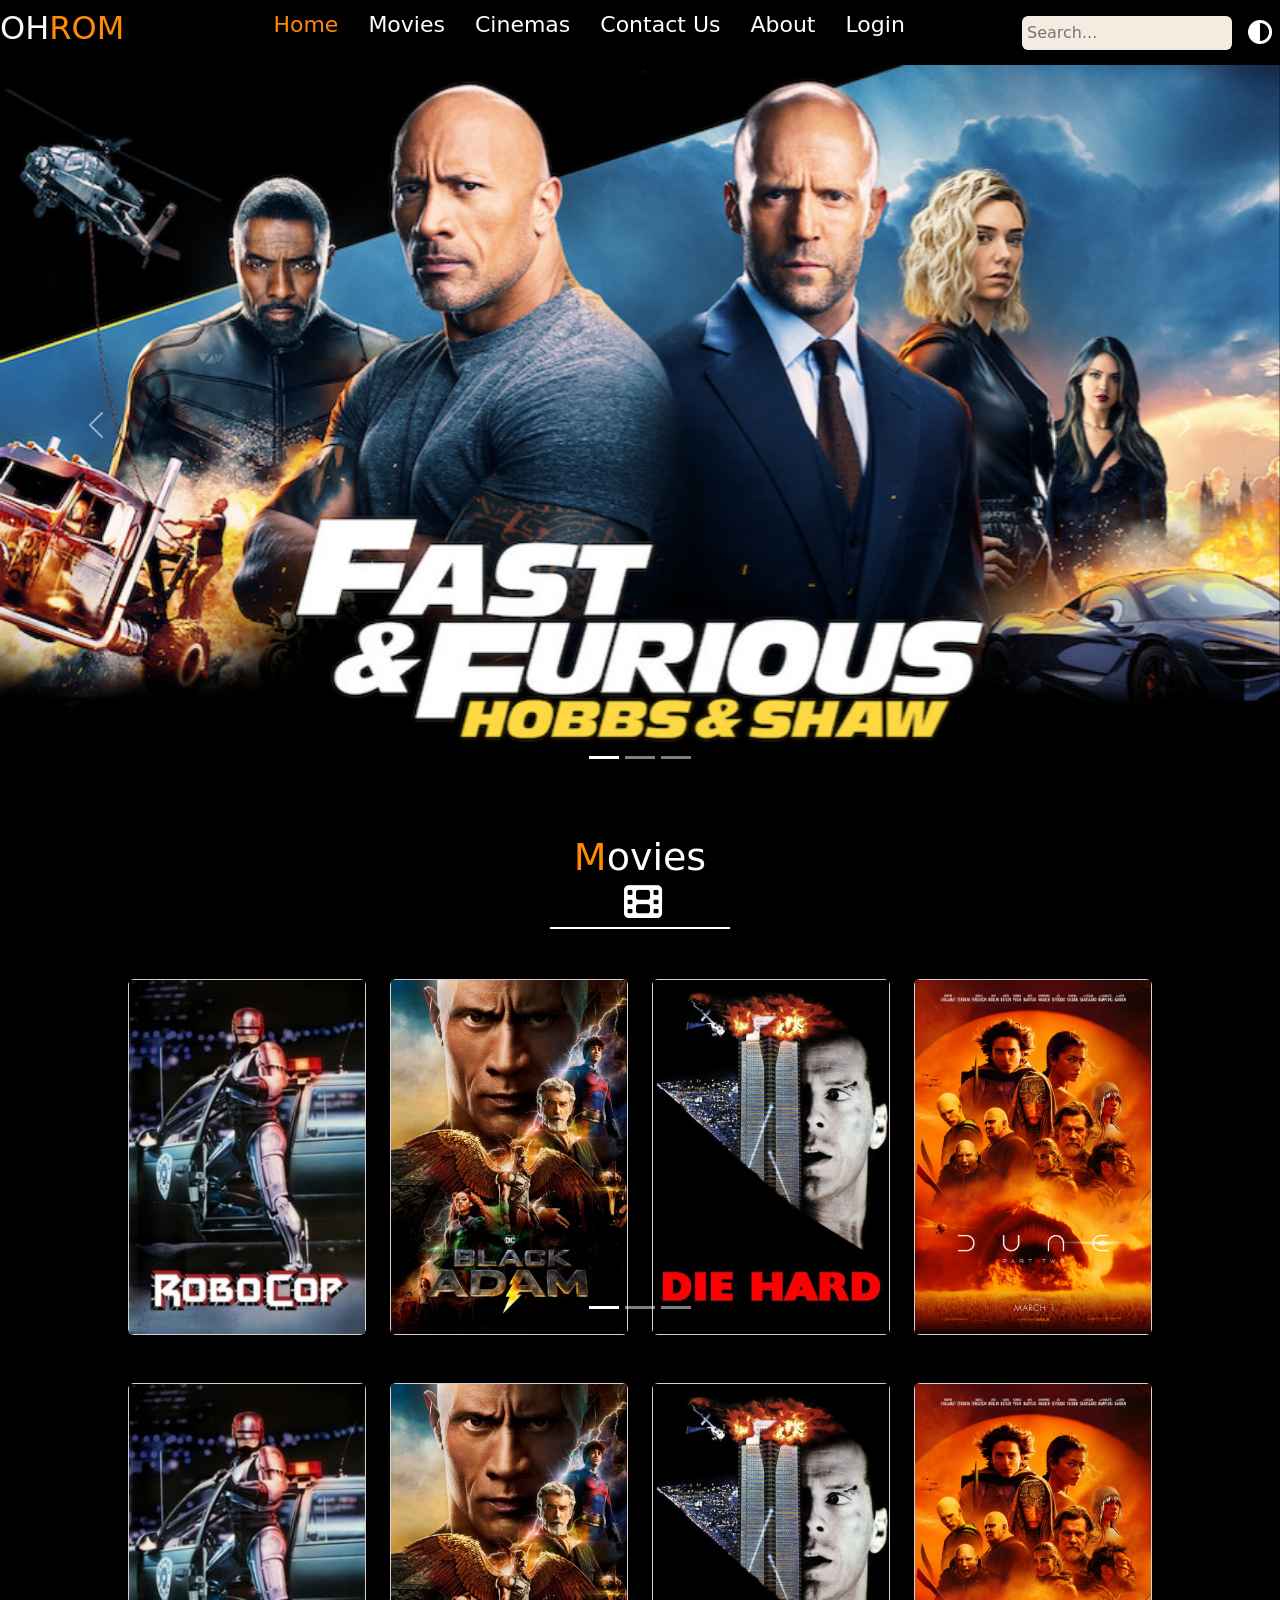
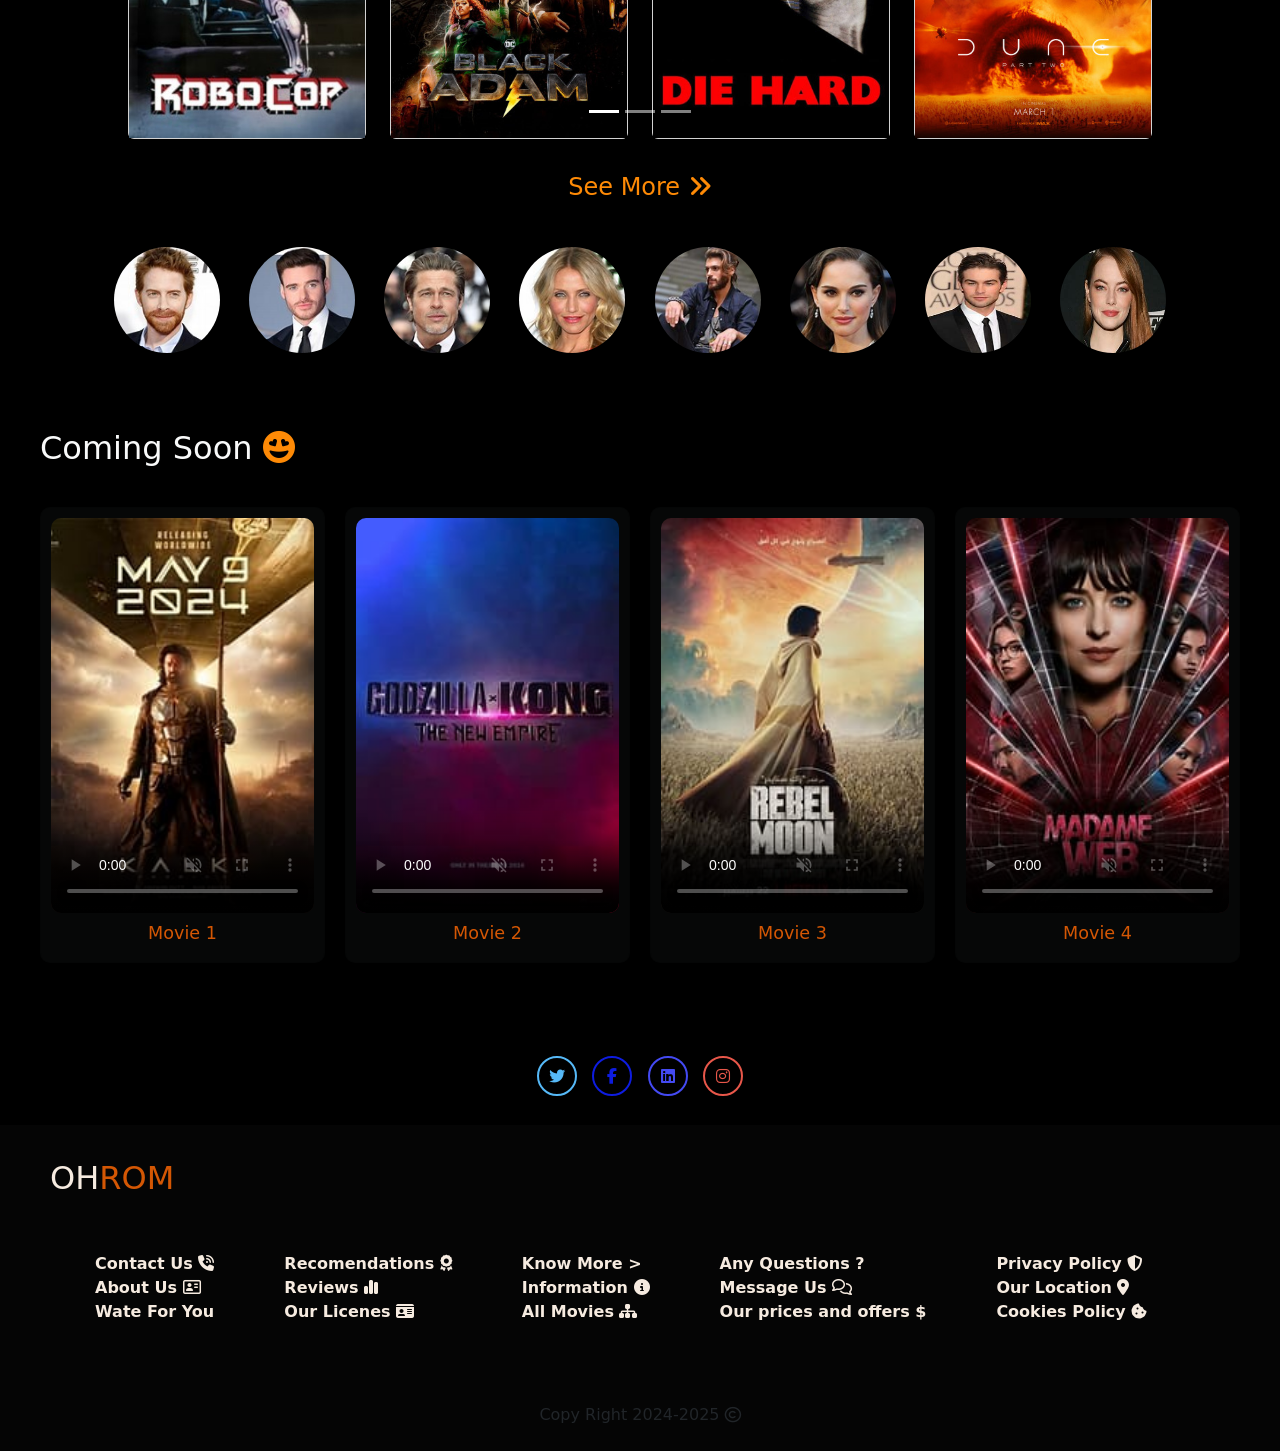
<file: index.html>
<!DOCTYPE html>
<html lang="en">
<head>
    <meta charset="UTF-8">
    <meta name="viewport" content="width=device-width, initial-scale=1.0">
    <title>Home</title>
    <link rel="stylesheet" href="tv.css">
      <!--bootstrab files-->
  <link href="https://cdn.jsdelivr.net/npm/bootstrap@5.0.2/dist/css/bootstrap.min.css" 
  rel="stylesheet" 
  integrity="sha384-EVSTQN3/azprG1Anm3QDgpJLIm9Nao0Yz1ztcQTwFspd3yD65VohhpuuCOmLASjC" 
  crossorigin="anonymous">
<script src="https://cdn.jsdelivr.net/npm/bootstrap@5.3.3/dist/js/bootstrap.bundle.min.js" 
   integrity="sha384-YvpcrYf0tY3lHB60NNkmXc5s9fDVZLESaAA55NDzOxhy9GkcIdslK1eN7N6jIeHz" 
   crossorigin="anonymous">
</script>
<!-- Bootstrap JS and dependencies -->
<script src="https://code.jquery.com/jquery-3.5.1.slim.min.js"></script>
<script src="https://cdn.jsdelivr.net/npm/@popperjs/core@2.5.3/dist/umd/popper.min.js"></script>
<script src="https://stackpath.bootstrapcdn.com/bootstrap/4.5.2/js/bootstrap.min.js"></script>
<!--font Awesome files-->
<link rel="stylesheet"
   href="https://cdnjs.cloudflare.com/ajax/libs/font-awesome/6.6.0/css/all.min.css" 
   integrity="sha512-Kc323vGBEqzTmouAECnVceyQqyqdsSiqLQISBL29aUW4U/M7pSPA/gEUZQqv1cwx4OnYxTxve5UMg5GT6L4JJg==" 
   crossorigin="anonymous"
   referrerpolicy="no-referrer" />
</head>
<body style="background: #000000;">
    <!-- Navbar -->
    <nav id="navbar" class="navbar">
        <div class="logo">
           <h2>OH<span>ROM</pan></h2>
        </div>
        <ul class="nav-links" id="nav-links">
            <li><a style="color: #fe8a06;" href="./index.html">Home</a></li>
            <li><a href="./movies.html">Movies</a></li>
            <li><a href="./cinemas.html">Cinemas</a></li>
            <li><a href="./contact_us.html">Contact Us</a></li>
            <li><a href="./about_us.html">About </a></li>
            <li><a href="./login.html">Login</a></li>
        </ul>
        <div class="actions">
            <input type="text" id="search" placeholder="Search...">
            <button id="theme-toggle3"><i class="fa-solid fa-circle-half-stroke"></i></button>
        </div>
        <div class="menu-icon" id="menu-icon">&#9776;</div>
    </nav>
    <script src="tv.js"></script>
    <!--end navbar-->
    <div id="carouselExampleCaptions" class="carousel slide">
     <div class="carousel-indicators">
       <button type="button" data-bs-target="#carouselExampleCaptions" data-bs-slide-to="0" class="active" aria-current="true" aria-label="Slide 1"></button>
       <button type="button" data-bs-target="#carouselExampleCaptions" data-bs-slide-to="1" aria-label="Slide 2"></button>
       <button type="button" data-bs-target="#carouselExampleCaptions" data-bs-slide-to="2" aria-label="Slide 3"></button>
     </div>
     <div class="carousel-inner">
       <div class="carousel-item active">
         <img src="./resources/mm2.jpg" class="d-block w-100" alt="">
         <div style="align-items: center; justify-content: center;" class="carousel-caption d-none d-md-block">
         </div>
       </div>
       <div class="carousel-item">
         <img src="./resources/mm6.jpg" class="d-block w-100" alt="...">
         <div class="carousel-caption d-none d-md-block">
         </div>
       </div>
       <div class="carousel-item">
         <img src="./resources/mm4.jpg" class="d-block w-100" alt="...">
         <div class="carousel-caption d-none d-md-block">
       </div>
       </div>
     </div>
     <button class="carousel-control-prev" type="button" data-bs-target="#carouselExampleCaptions" data-bs-slide="prev">
       <span class="carousel-control-prev-icon" aria-hidden="true"></span>
       <span class="visually-hidden"></span>
     </button>
     <button class="carousel-control-next" type="button" data-bs-target="#carouselExampleCaptions" data-bs-slide="next">
       <span class="carousel-control-next-icon" aria-hidden="true"></span>
       <span class="visually-hidden"></span>
     </button>
   </div>
    <!--movies-->
    <div class="movies">
      <h1 style="padding-top: 50px;"><span>M</span>ovies <i class="fa-solid fa-film"></i>
      </h1>
<!--start action films-->
<div class=" action-content"> 
<div id="carouselExampleSlidesOnly" class="carousel slide" data-bs-ride="carousel">
<div class="carousel-indicators">
<button type="button" data-bs-target="#carouselExampleIndicators" data-bs-slide-to="0" class="active" aria-current="true" aria-label="Slide 1"></button>
<button type="button" data-bs-target="#carouselExampleIndicators" data-bs-slide-to="1" aria-label="Slide 2"></button>
<button type="button" data-bs-target="#carouselExampleIndicators" data-bs-slide-to="2" aria-label="Slide 3"></button>
</div>
<div class="carousel-inner">
<div class="carousel-item active">
<div class="row">
<div class="col-lg-3">
<div class="card">
<img src="action.img/4KseasonRobocop-Poster-1639061022.jpg" class="d-block w-100" alt="...">
<div class="booking">
<p>the events of the films are<br>
in the middle of america,<br>
and this neighboorhood</p>
<div id="stars">
<span>
<i class="fa-solid fa-star"></i>
<i class="fa-solid fa-star"></i>
<i class="fa-solid fa-star"></i>
</span>
<i class="fa-regular fa-star"></i>
<i class="fa-regular fa-star"></i>

</div>
<h2 class="price">15$</h2>
<a href="#" class="btn">buy tickets</a>
</div>
</div>
</div>

<div class="col-lg-3">
<div class="card">
<img src="action.img/BlackAdam-Poster-1676565199.jpg" class="d-block w-100" alt="...">
<div class="booking">
<p>the events of the films are<br>
in the middle of america,<br>
and this neighboorhood</p>
<div id="stars">
<span>
<i class="fa-solid fa-star"></i>
<i class="fa-solid fa-star"></i>
<i class="fa-solid fa-star"></i>
</span>
<i class="fa-regular fa-star"></i>
<i class="fa-regular fa-star"></i>

</div>
<h2 class="price">15$</h2>
<a href="#" class="btn">buy tickets</a>
</div>
</div>
</div>
<div class="col-lg-3">
<div class="card">
<img src="action.img/DieHard1-Poster-1671032175.jpg" class="d-block w-100" alt="...">
<div class="booking">
<p>the events of the films are<br>
in the middle of america,<br>
and this neighboorhood</p>
<div id="stars">
<span>
<i class="fa-solid fa-star"></i>
<i class="fa-solid fa-star"></i>
<i class="fa-solid fa-star"></i>
</span>
<i class="fa-regular fa-star"></i>
<i class="fa-regular fa-star"></i>

</div>
<h2 class="price">15$</h2>
<a href="#" class="btn">buy tickets</a>
</div>
</div>
</div>
<div class="col-lg-3">
<div class="card">
<img src="action.img/DunePartTwo-Poster-1708615313.jpg" class="d-block w-100" alt="...">
<div class="booking">
<p>the events of the films are<br>
in the middle of america,<br>
and this neighboorhood</p>
<div id="stars">
<span>
<i class="fa-solid fa-star"></i>
<i class="fa-solid fa-star"></i>
<i class="fa-solid fa-star"></i>
</span>
<i class="fa-regular fa-star"></i>
<i class="fa-regular fa-star"></i>

</div>
<h2 class="price">15$</h2>
<a href="#" class="btn">buy tickets</a>
</div>
</div>
</div>

</div>
</div>
<div class="carousel-item">
<div class="row">
<div class="col-lg-3">
<div class="card">
<img src="action.img/FlashGordon-Poster-1638192814.jpg" class="d-block w-100" alt="...">
<div class="booking">
<p>the events of the films are<br>
in the middle of america,<br>
and this neighboorhood</p>
<div id="stars">
<span>
<i class="fa-solid fa-star"></i>
<i class="fa-solid fa-star"></i>
<i class="fa-solid fa-star"></i>
</span>
<i class="fa-regular fa-star"></i>
<i class="fa-regular fa-star"></i>

</div>
<h2 class="price">15$</h2>
<a href="#" class="btn">buy tickets</a>
</div>
</div>
</div>
<div class="col-lg-3">
<div class="card">
<img src="action.img/Jumanji2017-Poster-1634548732.jpg" class="d-block w-100" alt="...">
<div class="booking">
<p>the events of the films are<br>
in the middle of america,<br>
and this neighboorhood</p>
<div id="stars">
<span>
<i class="fa-solid fa-star"></i>
<i class="fa-solid fa-star"></i>
<i class="fa-solid fa-star"></i>
</span>
<i class="fa-regular fa-star"></i>
<i class="fa-regular fa-star"></i>

</div>
<h2 class="price">15$</h2>
<a href="#" class="btn">buy tickets</a>
</div>
</div>
</div>
<div class="col-lg-3">
<div class="card">
<img src="action.img/Morbius-Poster-1647269555.jpg" class="d-block w-100" alt="...">
<div class="booking">
<p>the events of the films are<br>
in the middle of america,<br>
and this neighboorhood</p>
<div id="stars">
<span>
<i class="fa-solid fa-star"></i>
<i class="fa-solid fa-star"></i>
<i class="fa-solid fa-star"></i>
</span>
<i class="fa-regular fa-star"></i>
<i class="fa-regular fa-star"></i>

</div>
<h2 class="price">15$</h2>
<a href="#" class="btn">buy tickets</a>
</div>
</div>
</div>
<div class="col-lg-3">
<div class="card">
<img src="action.img/ReadyPlayerOne-Poster-1622055494.jpg" class="d-block w-100" alt="...">
<div class="booking">
  <p>the events of the films are<br>
  in the middle of america,<br>
and this neighboorhood</p>
<div id="stars">
  <span>
  <i class="fa-solid fa-star"></i>
  <i class="fa-solid fa-star"></i>
  <i class="fa-solid fa-star"></i> 
  </span>
  <i class="fa-regular fa-star"></i>
  <i class="fa-regular fa-star"></i>

</div>
  <h2 class="price">15$</h2>
  <a href="#" class="btn">buy tickets</a>
</div>
</div>
</div>


</div>
</div>
<div class="carousel-item">
<div class="row">
<div class="col-lg-3">
<div class="card">
<img src="action.img/StarTrekBeyond-Poster-1634860380.jpg" class="d-block w-100" alt="...">
<div class="booking">
<p>the events of the films are<br>
in the middle of america,<br>
and this neighboorhood</p>
<div id="stars">
<span>
<i class="fa-solid fa-star"></i>
<i class="fa-solid fa-star"></i>
<i class="fa-solid fa-star"></i>
</span>
<i class="fa-regular fa-star"></i>
<i class="fa-regular fa-star"></i>

</div>
<h2 class="price">15$</h2>
<a href="#" class="btn">buy tickets</a>            
</div>
</div>
</div>
<div class="col-lg-3">
<div class="card">
<img src="action.img/TheMatrixResurrections-Poster-1707921775.jpg" class="d-block w-100" alt="...">
<div class="booking">
<p>the events of the films are<br>
in the middle of america,<br>
and this neighboorhood</p>
<div id="stars">
<span>
<i class="fa-solid fa-star"></i>
<i class="fa-solid fa-star"></i>
<i class="fa-solid fa-star"></i>
</span>
<i class="fa-regular fa-star"></i>
<i class="fa-regular fa-star"></i>

</div>
<h2 class="price">15$</h2>
<a href="#" class="btn">buy tickets</a>
</div>
</div>
</div>
<div class="col-lg-3">
<div class="card">
<img src="action.img/VenomLetthebeCarnage-Poster-1640233987.jpg" class="d-block w-100" alt="...">
<div class="booking">
<p>the events of the films are<br> 
in the middle of america,<br>
and this neighboorhood</p>
<div id="stars">
<span>
<i class="fa-solid fa-star"></i>
<i class="fa-solid fa-star"></i>
<i class="fa-solid fa-star"></i>
</span>
<i class="fa-regular fa-star"></i>
<i class="fa-regular fa-star"></i>

</div>
<h2 class="price">15$</h2>
<a href="#" class="btn">buy tickets</a>
</div>
</div>
</div>
<div class="col-lg-3">
<div class="card">
<img src="action.img/ReadyPlayerOne-Poster-1622055494.jpg" class="d-block w-100" alt="...">
<div class="booking">
  <p>the events of the films are<br>
  in the middle of america,<br>
and this neighboorhood</p> 
<div id="stars">
  <span>
  <i class="fa-solid fa-star"></i>
  <i class="fa-solid fa-star"></i>
  <i class="fa-solid fa-star"></i>
  </span>
  <i class="fa-regular fa-star"></i>
  <i class="fa-regular fa-star"></i>

</div>
  <h2 class="price">15$</h2>
  <a href="#" class="btn">buy tickets</a>
</div>
</div>
</div> 


</div>
</div>
</div>
</div>
</div>                  
<!--end action films-->
<br><br>
  <!--start action films-->
<div class=" action-content"> 
  <div id="carouselExampleSlidesOnly" class="carousel slide" data-bs-ride="carousel">
  <div class="carousel-indicators">
  <button type="button" data-bs-target="#carouselExampleIndicators" data-bs-slide-to="0" class="active" aria-current="true" aria-label="Slide 1"></button>
  <button type="button" data-bs-target="#carouselExampleIndicators" data-bs-slide-to="1" aria-label="Slide 2"></button>
  <button type="button" data-bs-target="#carouselExampleIndicators" data-bs-slide-to="2" aria-label="Slide 3"></button>
  </div>
  <div class="carousel-inner">
  <div class="carousel-item active">
  <div class="row">
  <div class="col-lg-3">
  <div class="card">
  <img src="action.img/4KseasonRobocop-Poster-1639061022.jpg" class="d-block w-100" alt="...">
  <div class="booking">
  <p>the events of the films are<br>
  in the middle of america,<br>
  and this neighboorhood</p>
  <div id="stars">
  <span>
  <i class="fa-solid fa-star"></i>
  <i class="fa-solid fa-star"></i>
  <i class="fa-solid fa-star"></i>
  </span>
  <i class="fa-regular fa-star"></i>
  <i class="fa-regular fa-star"></i>
  
  </div>
  <h2 class="price">15$</h2>
  <a href="#" class="btn">buy tickets</a>
  </div>
  </div>
  </div>
  
  <div class="col-lg-3">
  <div class="card">
  <img src="action.img/BlackAdam-Poster-1676565199.jpg" class="d-block w-100" alt="...">
  <div class="booking">
  <p>the events of the films are<br>
  in the middle of america,<br>
  and this neighboorhood</p>
  <div id="stars">
  <span>
  <i class="fa-solid fa-star"></i>
  <i class="fa-solid fa-star"></i>
  <i class="fa-solid fa-star"></i>
  </span>
  <i class="fa-regular fa-star"></i>
  <i class="fa-regular fa-star"></i>
  
  </div>
  <h2 class="price">15$</h2>
  <a href="#" class="btn">buy tickets</a>
  </div>
  </div>
  </div>
  <div class="col-lg-3">
  <div class="card">
  <img src="action.img/DieHard1-Poster-1671032175.jpg" class="d-block w-100" alt="...">
  <div class="booking">
  <p>the events of the films are<br>
  in the middle of america,<br>
  and this neighboorhood</p>
  <div id="stars">
  <span>
  <i class="fa-solid fa-star"></i>
  <i class="fa-solid fa-star"></i>
  <i class="fa-solid fa-star"></i>
  </span>
  <i class="fa-regular fa-star"></i>
  <i class="fa-regular fa-star"></i>
  
  </div>
  <h2 class="price">15$</h2>
  <a href="#" class="btn">buy tickets</a>
  </div>
  </div>
  </div>
  <div class="col-lg-3">
  <div class="card">
  <img src="action.img/DunePartTwo-Poster-1708615313.jpg" class="d-block w-100" alt="...">
  <div class="booking">
  <p>the events of the films are<br>
  in the middle of america,<br>
  and this neighboorhood</p>
  <div id="stars">
  <span>
  <i class="fa-solid fa-star"></i>
  <i class="fa-solid fa-star"></i>
  <i class="fa-solid fa-star"></i>
  </span>
  <i class="fa-regular fa-star"></i>
  <i class="fa-regular fa-star"></i>
  
  </div>
  <h2 class="price">15$</h2>
  <a href="#" class="btn">buy tickets</a>
  </div>
  </div>
  </div>
  
  </div>
  </div>
  <div class="carousel-item">
  <div class="row">
  <div class="col-lg-3">
  <div class="card">
  <img src="action.img/FlashGordon-Poster-1638192814.jpg" class="d-block w-100" alt="...">
  <div class="booking">
  <p>the events of the films are<br>
  in the middle of america,<br>
  and this neighboorhood</p>
  <div id="stars">
  <span>
  <i class="fa-solid fa-star"></i>
  <i class="fa-solid fa-star"></i>
  <i class="fa-solid fa-star"></i>
  </span>
  <i class="fa-regular fa-star"></i>
  <i class="fa-regular fa-star"></i>
  
  </div>
  <h2 class="price">15$</h2>
  <a href="#" class="btn">buy tickets</a>
  </div>
  </div>
  </div>
  <div class="col-lg-3">
  <div class="card">
  <img src="action.img/Jumanji2017-Poster-1634548732.jpg" class="d-block w-100" alt="...">
  <div class="booking">
  <p>the events of the films are<br>
  in the middle of america,<br>
  and this neighboorhood</p>
  <div id="stars">
  <span>
  <i class="fa-solid fa-star"></i>
  <i class="fa-solid fa-star"></i>
  <i class="fa-solid fa-star"></i>
  </span>
  <i class="fa-regular fa-star"></i>
  <i class="fa-regular fa-star"></i>
  
  </div>
  <h2 class="price">15$</h2>
  <a href="#" class="btn">buy tickets</a>
  </div>
  </div>
  </div>
  <div class="col-lg-3">
  <div class="card">
  <img src="action.img/Morbius-Poster-1647269555.jpg" class="d-block w-100" alt="...">
  <div class="booking">
  <p>the events of the films are<br>
  in the middle of america,<br>
  and this neighboorhood</p>
  <div id="stars">
  <span>
  <i class="fa-solid fa-star"></i>
  <i class="fa-solid fa-star"></i>
  <i class="fa-solid fa-star"></i>
  </span>
  <i class="fa-regular fa-star"></i>
  <i class="fa-regular fa-star"></i>
  
  </div>
  <h2 class="price">15$</h2>
  <a href="#" class="btn">buy tickets</a>
  </div>
  </div>
  </div>
  <div class="col-lg-3">
  <div class="card">
  <img src="action.img/ReadyPlayerOne-Poster-1622055494.jpg" class="d-block w-100" alt="...">
  <div class="booking">
    <p>the events of the films are<br>
    in the middle of america,<br>
  and this neighboorhood</p>
  <div id="stars">
    <span>
    <i class="fa-solid fa-star"></i>
    <i class="fa-solid fa-star"></i>
    <i class="fa-solid fa-star"></i> 
    </span>
    <i class="fa-regular fa-star"></i>
    <i class="fa-regular fa-star"></i>
  
  </div>
    <h2 class="price">15$</h2>
    <a href="#" class="btn">buy tickets</a>
  </div>
  </div>
  </div>
  
  </div>
  </div>
  <div class="carousel-item">
  <div class="row">
  <div class="col-lg-3">
  <div class="card">
  <img src="action.img/StarTrekBeyond-Poster-1634860380.jpg" class="d-block w-100" alt="...">
  <div class="booking">
  <p>the events of the films are<br>
  in the middle of america,<br>
  and this neighboorhood</p>
  <div id="stars">
  <span>
  <i class="fa-solid fa-star"></i>
  <i class="fa-solid fa-star"></i>
  <i class="fa-solid fa-star"></i>
  </span>
  <i class="fa-regular fa-star"></i>
  <i class="fa-regular fa-star"></i>
  </div>
  <h2 class="price">15$</h2>
  <a href="#" class="btn">buy tickets</a>            
  </div>
  </div>
  </div>
  <div class="col-lg-3">
  <div class="card">
  <img src="action.img/TheMatrixResurrections-Poster-1707921775.jpg" class="d-block w-100" alt="...">
  <div class="booking">
  <p>the events of the films are<br>
  in the middle of america,<br>
  and this neighboorhood</p>
  <div id="stars">
  <span>
  <i class="fa-solid fa-star"></i>
  <i class="fa-solid fa-star"></i>
  <i class="fa-solid fa-star"></i>
  </span>
  <i class="fa-regular fa-star"></i>
  <i class="fa-regular fa-star"></i>
  
  </div>
  <h2 class="price">15$</h2>
  <a href="#" class="btn">buy tickets</a>
  </div>
  </div>
  </div>
  <div class="col-lg-3">
  <div class="card">
  <img src="action.img/VenomLetthebeCarnage-Poster-1640233987.jpg" class="d-block w-100" alt="...">
  <div class="booking">
  <p>the events of the films are<br> 
  in the middle of america,<br>
  and this neighboorhood</p>
  <div id="stars">
  <span>
  <i class="fa-solid fa-star"></i>
  <i class="fa-solid fa-star"></i>
  <i class="fa-solid fa-star"></i>
  </span>
  <i class="fa-regular fa-star"></i>
  <i class="fa-regular fa-star"></i>
  
  </div>
  <h2 class="price">15$</h2>
  <a href="#" class="btn">buy tickets</a>
  </div>
  </div>
  </div>
  <div class="col-lg-3">
  <div class="card">
  <img src="action.img/ReadyPlayerOne-Poster-1622055494.jpg" class="d-block w-100" alt="...">
  <div class="booking">
    <p>the events of the films are<br>
    in the middle of america,<br>
  and this neighboorhood</p> 
  <div id="stars">
    <span>
    <i class="fa-solid fa-star"></i>
    <i class="fa-solid fa-star"></i>
    <i class="fa-solid fa-star"></i>
    </span>
    <i class="fa-regular fa-star"></i>
    <i class="fa-regular fa-star"></i>
  
  </div>
    <h2 class="price">15$</h2>
    <a href="#" class="btn">buy tickets</a>
  </div>
  </div>
  </div> 
  
  
  </div>
  </div>
  </div>
  </div>
  </div>                  
  <!--end action films-->
  <div class="see">
  <a class="see-more" href="./movies.html">See More <i class="fa-solid fa-angles-right"></i></a>
</div>
</div> 
</div>  
</div>
<div class="actors">
  <img src="./resources/actor1.jpg" alt="">
  <img src="./resources/actor2.jpg" alt="">
  <img src="./resources/actor3.jpg" alt="">
  <img src="./resources/actor4.jpg" alt="">
  <img src="./resources/actor5.jpg" alt="">
  <img src="./resources/actor6.jpg" alt="">
  <img src="./resources/actor7.jpg" alt="">
  <img src="./resources/actor8.jpg" alt="">
<br><br>
</div>
<div class="comming-soon">
<h2>Coming Soon <i class="fa-solid fa-face-grin-hearts"></i></h2>
<div class="cards">
<div class="card">
<video src="./resources/th.mp4" controls muted poster="./resources/th.jpg"></video>
<h3>Movie 1</h3>
</div>
<div class="card">
  <video src="./resources/th2.mp4" controls muted poster="./resources/th2.jpg"></video>
  <h3>Movie 2</h3>
</div>
<div class="card">
  <video src="./resources/th3.mp4" controls muted poster="./resources/th6.jpg"></video>
  <h3>Movie 3</h3>
</div>
<div class="card">
  <video src="./resources/th4.mp4" controls muted poster="./resources/th4.jpg"></video>
  <h3>Movie 4</h3>
</div>
</div>
<br><br>
</div>

<div class="social" style="text-align: center;">
  <i class="fa-brands fa-twitter" style="color: rgb(86, 185, 247) ;width: 40px;"></i>
  <i class="fa-brands fa-facebook-f" style="color: rgb(14, 28, 224);width: 40px;"></i>
  <i class="fa-brands fa-linkedin" style="color: rgb(68, 74, 243);width: 40px;"></i>
  <i class="fa-brands fa-instagram" style="color: rgb(232, 87, 74);width: 40px;"></i>
  <br><br>
</div>
 
  <footer>
  <br>
    <h2>OH<span>ROM</span></h2>
    <div>
    <div class="all-links">
    <div class="links">
    <b>
    <a href="./contact_us.html">Contact Us <i class="fa-solid fa-phone-volume"></i></a>
    </b>
    <br>
    <b>
    <a href="./about_us.html">About Us <i class="fa-regular fa-address-card"></i></a>
    </b>
    <br>
    <b>Wate For You</b>
    <br>
    </div>
    <div class="links">
    <b>
    <a href="">Recomendations <i class="fa-solid fa-award"></i></a>
    </b>
    <br>
    <b>
    <a href="">Reviews <i class="fa-solid fa-chart-simple"></i></a>
    </b>
    <br>
    <b>
      <a href="">Our Licenes <i class="fa-solid fa-id-card"></i></a>
      </b>
    </div>
    <div class="links">
    <b>
    <a href="">Know More ></a>
    </b>
    <br>
    <b>
    <a href="">Information <i class="fa-solid fa-circle-info"></i></a>
    </b>
    <br>
    <b>
      <a href="./movies.html">All Movies <i class="fa-solid fa-sitemap"></i></a>
      </b>
      <br>
    </div>
    <div class="links">
    <b>
    <a href="">Any Questions ?</a>
    </b>
    <br>
    <b>
    <a href="./contact_us.html">Message Us <i class="fa-regular fa-comments"></i></a>
    </b>
    <br>
    <b>
      <a href="./movies.html">Our prices and offers $</a>
      </b>
    </div>
    <div class="links">
      <b>
       <a href="">Privacy Policy <i class="fa-solid fa-shield-halved"></i></a>
      </b>
      <br>
      <b>
      <a href="./cinemas.html">Our Location <i class="fa-solid fa-location-dot"></i></a>
      </b>
      <br>
      <b>
      <a href="">Cookies Policy <i class="fa-solid fa-cookie-bite"></i></a>
      </b>
    </div>
  </div>
    <br>
    <div style="text-align: center;">Copy Right 2024-2025 <i class="fa-regular fa-copyright"></i></div>
    <br>
  </footer>
<script src="https://cdnjs.cloudflare.com/ajax/libs/jquery/3.6.3/jquery.min.js"></script>
<script src="https://cdn.jsdelivr.net/npm/bootstrap@5.2.3/dist/js/bootstrap.bundle.min.js"></script>

</body>
</html>
</file>
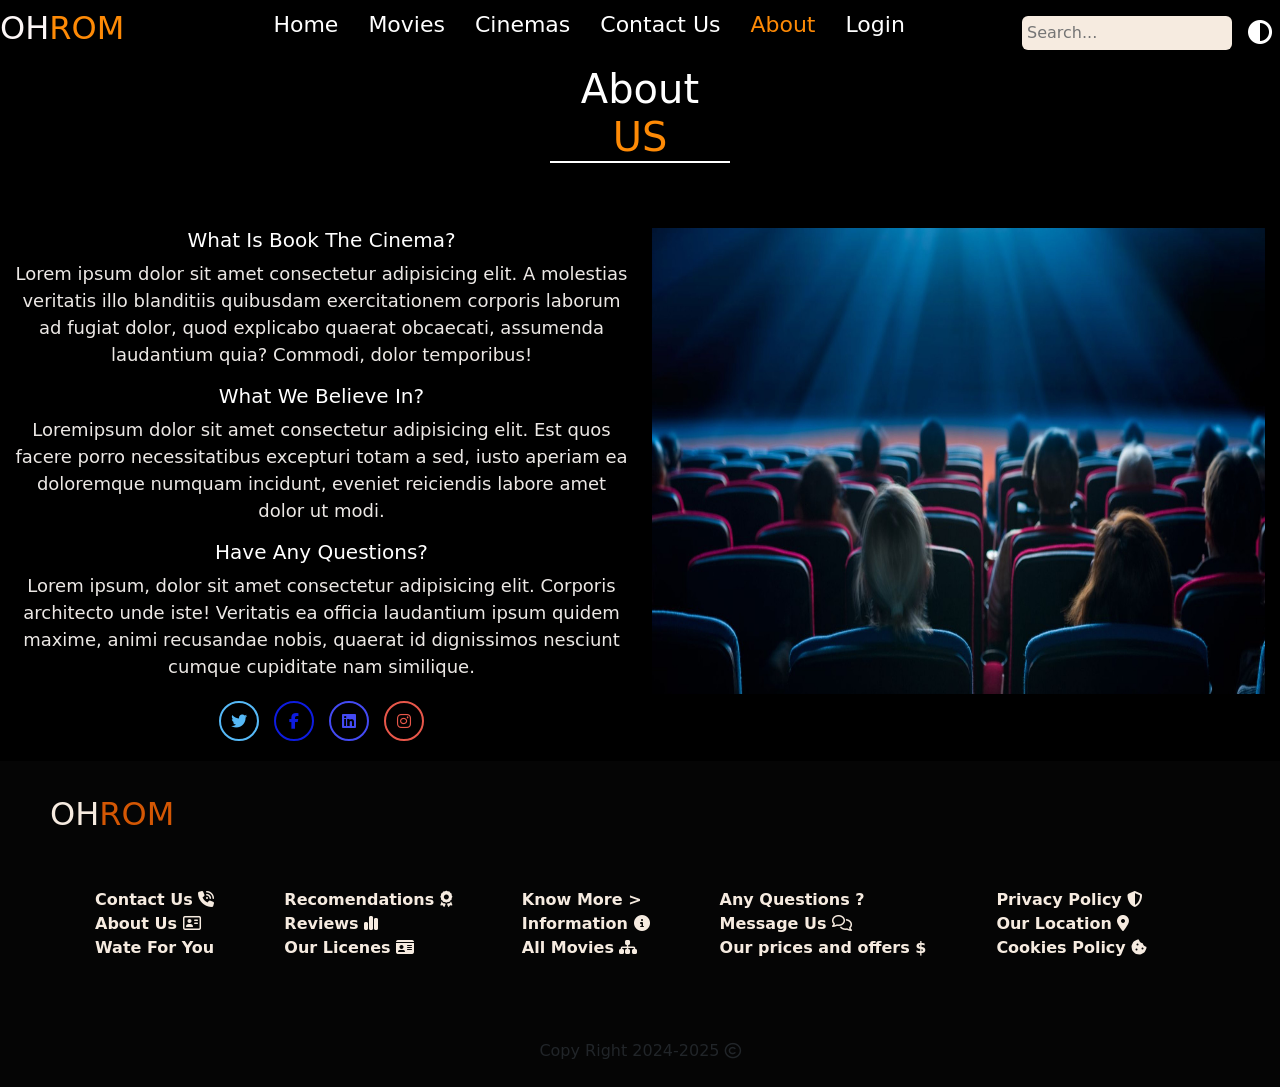
<file: about_us.html>
<!DOCTYPE html>
<html lang="en">
<head>
 <meta charset="UTF-8">
 <meta name="viewport" content="width=device-width, initial-scale=1.0">
 <title>About Us</title>
 <!--css file-->
 <link rel="stylesheet" href="tv.css">
 <link href="https://cdn.jsdelivr.net/npm/bootstrap@5.2.3/dist/css/bootstrap.min.css" rel="stylesheet">
 <!--font-->
 <link rel="stylesheet"
   href="https://cdnjs.cloudflare.com/ajax/libs/font-awesome/6.6.0/css/all.min.css" 
   integrity="sha512-Kc323vGBEqzTmouAECnVceyQqyqdsSiqLQISBL29aUW4U/M7pSPA/gEUZQqv1cwx4OnYxTxve5UMg5GT6L4JJg==" 
   crossorigin="anonymous"
   referrerpolicy="no-referrer" />
</head>
  <body>
      <!-- Navbar -->
      <nav id="navbar" class="navbar">
        <div class="logo">
           <h2>OH<span>ROM</pan></h2>
        </div>
        <ul class="nav-links" id="nav-links">
            <li><a href="./index.html">Home</a></li>
            <li><a href="./movies.html">Movies</a></li>
            <li><a href="./cinemas.html">Cinemas</a></li>
            <li><a href="./contact_us.html">Contact Us</a></li>
            <li><a  style="color: #fe8a06;" href="./about_us.html">About </a></li>
            <li><a href="./login.html">Login</a></li>
        </ul>
        <div class="actions">
            <input type="text" id="search" placeholder="Search...">
            <button id="theme-toggle3"><i class="fa-solid fa-circle-half-stroke"></i></button>
        </div>
        <div class="menu-icon" id="menu-icon">&#9776;</div>
    </nav>
    <script src="tv.js"></script>
    <!--end navbar-->
<!--start about us-->
<div class="about">
   <h1>About<span> US</span></h1>
   <div class="content">
      <div class="row" style="margin-top: 50px;">
         <div class="col-md-6 py-3 py-md-0">
            <h2>What Is Book The Cinema?</h2>
<p>Lorem ipsum dolor sit amet consectetur adipisicing elit. A molestias veritatis illo blanditiis quibusdam exercitationem corporis laborum ad fugiat dolor, quod explicabo quaerat obcaecati, assumenda laudantium quia? Commodi, dolor temporibus! </p>
    <h2>What We Believe In?</h2>
    <p>Loremipsum dolor sit amet consectetur adipisicing elit. Est quos facere porro necessitatibus excepturi totam a sed, iusto aperiam ea doloremque numquam incidunt, eveniet reiciendis labore amet dolor ut modi.</p>
      <h2>Have Any Questions?</h2>
      <p>Lorem ipsum, dolor sit amet consectetur adipisicing elit. Corporis architecto unde iste! Veritatis ea officia laudantium ipsum quidem maxime, animi recusandae nobis, quaerat id dignissimos nesciunt cumque cupiditate nam similique.</p>
         <div class="social">
         <i class="fa-brands fa-twitter" style="color: rgb(86, 185, 247) ;width: 40px;"></i>
         <i class="fa-brands fa-facebook-f" style="color: rgb(14, 28, 224);width: 40px;"></i>
         <i class="fa-brands fa-linkedin" style="color: rgb(68, 74, 243);width: 40px;"></i>
         <i class="fa-brands fa-instagram" style="color: rgb(232, 87, 74);width: 40px;"></i>
         </div>
         </div>
         <div class="col-md-6 py-3 py-md-0">
         <img src="resources/Photo-1670426974@3x.jpg">
         </div>
      </div>
   </div>
</div>
<footer>
   <br>
     <h2>OH<span>ROM</span></h2>
     <div class="all-links">
     <div class="links">
     <b>
     <a href="./contact_us.html">Contact Us <i class="fa-solid fa-phone-volume"></i></a>
     </b>
     <br>
     <b>
     <a href="./about_us.html">About Us <i class="fa-regular fa-address-card"></i></a>
     </b>
     <br>
     <b>Wate For You</b>
     <br>
     </div>
     <div class="links">
     <b>
     <a href="">Recomendations <i class="fa-solid fa-award"></i></a>
     </b>
     <br>
     <b>
     <a href="">Reviews <i class="fa-solid fa-chart-simple"></i></a>
     </b>
     <br>
     <b>
       <a href="">Our Licenes <i class="fa-solid fa-id-card"></i></a>
       </b>
     </div>
     <div class="links">
     <b>
     <a href="">Know More ></a>
     </b>
     <br>
     <b>
     <a href="">Information <i class="fa-solid fa-circle-info"></i></a>
     </b>
     <br>
     <b>
       <a href="./movies.html">All Movies <i class="fa-solid fa-sitemap"></i></a>
       </b>
       <br>
     </div>
     <div class="links">
     <b>
     <a href="">Any Questions ?</a>
     </b>
     <br>
     <b>
     <a href="./contact_us.html">Message Us <i class="fa-regular fa-comments"></i></a>
     </b>
     <br>
     <b>
       <a href="./movies.html">Our prices and offers $</a>
       </b>
     </div>
     <div class="links">
       <b>
        <a href="">Privacy Policy <i class="fa-solid fa-shield-halved"></i></a>
       </b>
       <br>
       <b>
       <a href="./cinemas.html">Our Location <i class="fa-solid fa-location-dot"></i></a>
       </b>
       <br>
       <b>
       <a href="">Cookies Policy <i class="fa-solid fa-cookie-bite"></i></a>
       </b>
     </div>
   </div>
     <br>
     <div style="text-align: center;">Copy Right 2024-2025 <i class="fa-regular fa-copyright"></i></div>
     <br>
   </footer>
</body>
</html>






<script src="https://cdnjs.cloudflare.com/ajax/libs/jquery/3.6.3/jquery.min.js"></script>
<script src="https://cdn.jsdelivr.net/npm/bootstrap@5.2.3/dist/js/bootstrap.bundle.min.js"></script>

</body>
</html>
</file>
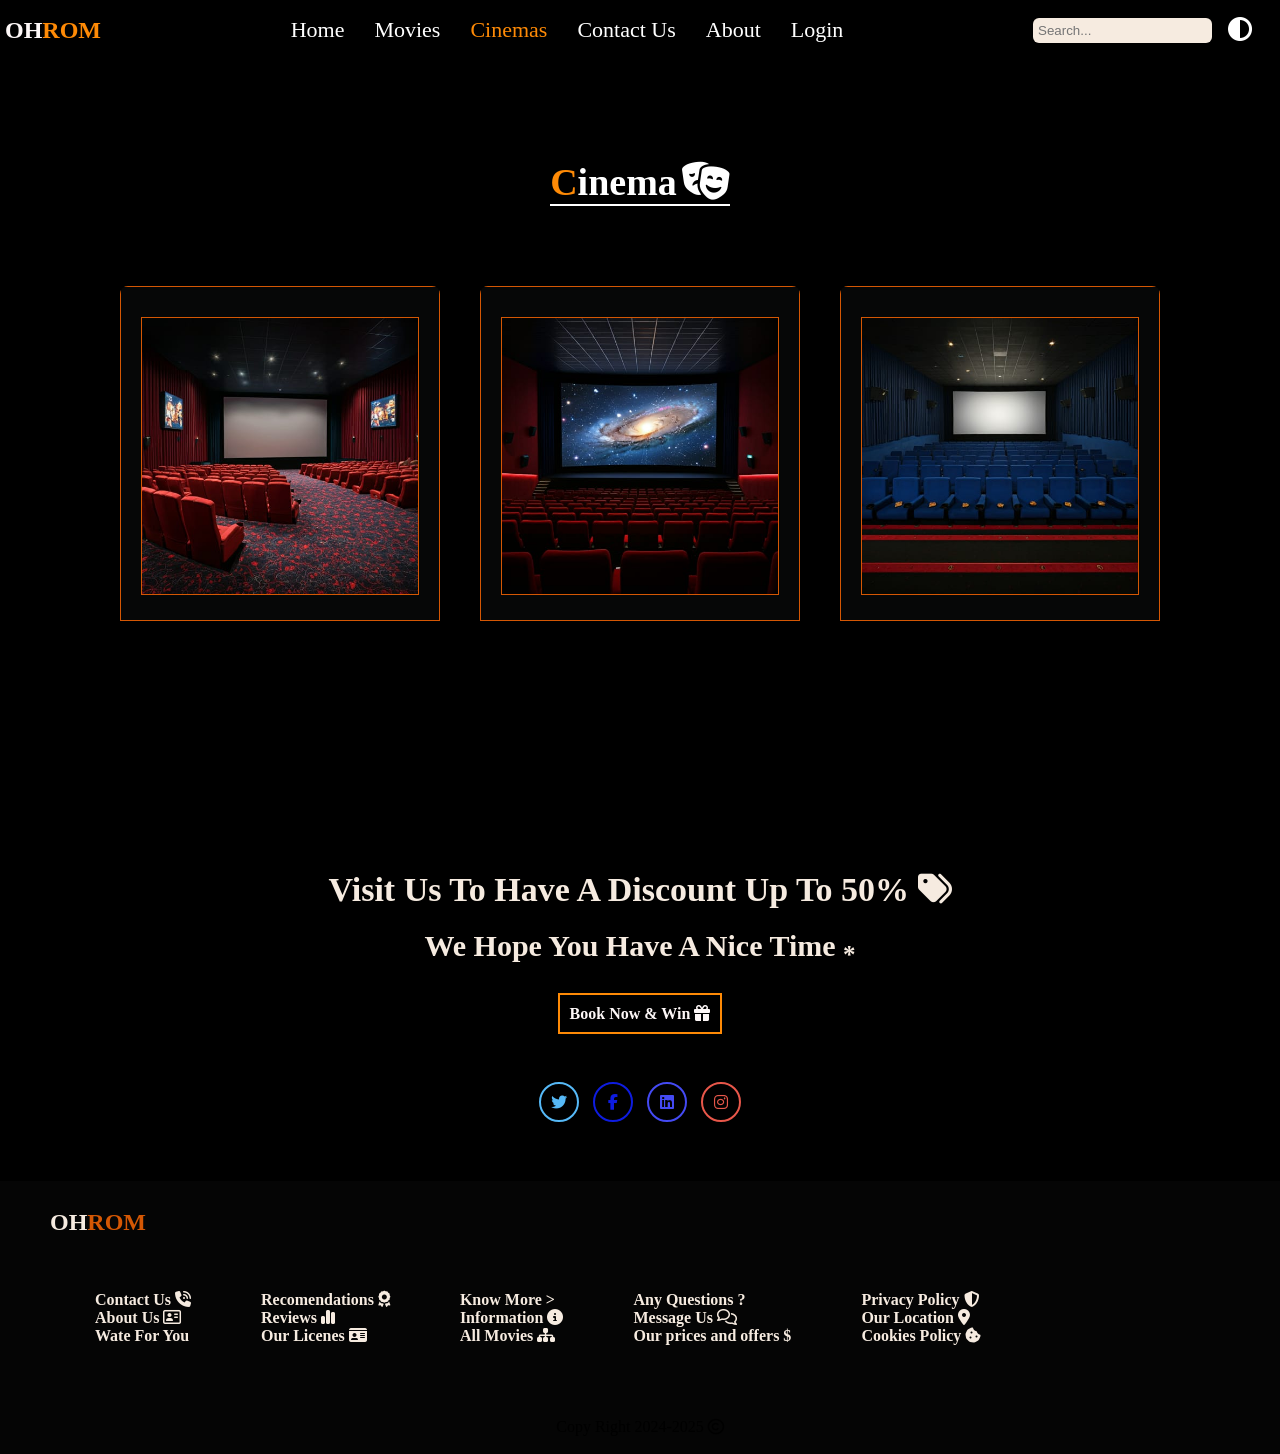
<file: cinemas.html>
<!DOCTYPE html>
<html lang="en">
<head>
    <meta charset="UTF-8">
    <meta name="viewport" content="width=device-width, initial-scale=1.0">
    <title>Cinemas</title>
    <link rel="stylesheet" href="tv.css">    
    <!--font Awesome files-->
<link rel="stylesheet"
href="https://cdnjs.cloudflare.com/ajax/libs/font-awesome/6.6.0/css/all.min.css" 
integrity="sha512-Kc323vGBEqzTmouAECnVceyQqyqdsSiqLQISBL29aUW4U/M7pSPA/gEUZQqv1cwx4OnYxTxve5UMg5GT6L4JJg==" 
crossorigin="anonymous"
referrerpolicy="no-referrer" />
</head>
<body>
     <!-- Navbar -->
     <nav style="width: 100%;" id="navbar" class="navbar">
      <div style="margin-left: -15px;" class="logo">
         <h2>OH<span>ROM</pan></h2>
      </div>
      <ul class="nav-links" id="nav-links">
          <li><a  href="./index.html">Home</a></li>
          <li><a href="./movies.html">Movies</a></li>
          <li><a style="color: #fe8a06;" href="./cinemas.html">Cinemas</a></li>
          <li><a href="./contact_us.html">Contact Us</a></li>
          <li><a href="./about_us.html">About </a></li>
          <li><a href="./login.html">Login</a></li>
      </ul>
      <div class="actions">
          <input type="text" id="search" placeholder="Search...">
          <button id="theme-toggle3"><i class="fa-solid fa-circle-half-stroke"></i></button>
      </div>
      <div class="menu-icon" id="menu-icon">&#9776;</div>
  </nav>
  <script src="tv.js"></script>
  <!--end navbar-->
<div style="padding-top: 100px;">
<div class="movies">
<h1><span>C</span>inema<i class="fa-solid fa-masks-theater"></i>
</div>
    <div class="container">
        <div class="card">
          <div class="apper_face">
            <div class="content">
              <div class="icon">
                <img src="./resources/c1.jpg" alt="">
              </div>
            </div>
          </div>
          <div class="heddin_face">
            <div class="content">
              <h2>Zamalek Cinema</h2>
              <p>Lorem ipsum dolor sit amet consectetur adipisicing elit. Soluta optio mollitia nobis adipisci 
                laudantium facere,.</p>
                <a href="page1"><button>more details</button></a>
            </div>
          </div>
        </div>
        <div class="card">
            <div class="apper_face">
              <div class="content">
                <div class="icon">
                    <img src="./resources/c2.jpg" alt="">
                </div>
              </div>
            </div>
            <div class="heddin_face">
              <div class="content">
                <h2>Zamalek Cinema</h2>
              <p>Lorem ipsum dolor sit amet consectetur adipisicing elit. Soluta optio mollitia nobis adipisci 
                laudantium facere,.</p>
                <a href="page1"><button>more details</button></a>
              </div>
            </div>
          </div>
          <div class="card">
            <div class="apper_face">
              <div class="content">
                <div class="icon">
                    <img src="./resources/c3.jpg" alt="">
                </div>
              </div>
            </div>
            <div class="heddin_face">
              <div class="content">
                <h2>Zamalek Cinema</h2>
              <p>Lorem ipsum dolor sit amet consectetur adipisicing elit. Soluta optio mollitia nobis adipisci 
                laudantium facere,.</p>
                <a href="page1"><button>more details</button></a>
              </div>
            </div>
          </div>
      </div>
      <h2 class="discount">Visit Us To Have A Discount Up To 50% <i class="fa-solid fa-tags"></i></h2>
      <h2 class="discount" style="font-size: 30px;margin-top: 20px;">We Hope You Have A Nice Time <sub>*</sub></h2>
      <br><br>
     <div style="text-align: center;"> 
      <b  style="margin: 50px"><a class="aaa" href="" style="border: #fe8a06 2px solid;padding: 10px;"> Book Now & Win <i class="fa-solid fa-gift"></i></a></b>
     </div>
      <br><br>
      <div class="social" style="text-align: center;">
        <br>
        <i class="fa-brands fa-twitter" style="color: rgb(86, 185, 247) ;width: 40px;"></i>
        <i class="fa-brands fa-facebook-f" style="color: rgb(14, 28, 224);width: 40px;"></i>
        <i class="fa-brands fa-linkedin" style="color: rgb(68, 74, 243);width: 40px;"></i>
        <i class="fa-brands fa-instagram" style="color: rgb(232, 87, 74);width: 40px;"></i>
        <br>
        </div>
      <br><br><br>
    </div> 
      <!--start footer-->
      <footer>
        <br>
          <h2>OH<span>ROM</span></h2>
          <div class="all-links">
          <div class="links">
          <b>
          <a href="./contact_us.html">Contact Us <i class="fa-solid fa-phone-volume"></i></a>
          </b>
          <br>
          <b>
          <a href="./about_us.html">About Us <i class="fa-regular fa-address-card"></i></a>
          </b>
          <br>
          <b>Wate For You</b>
          <br>
          </div>
          <div class="links">
          <b>
          <a href="">Recomendations <i class="fa-solid fa-award"></i></a>
          </b>
          <br>
          <b>
          <a href="">Reviews <i class="fa-solid fa-chart-simple"></i></a>
          </b>
          <br>
          <b>
            <a href="">Our Licenes <i class="fa-solid fa-id-card"></i></a>
            </b>
          </div>
          <div class="links">
          <b>
          <a href="">Know More ></a>
          </b>
          <br>
          <b>
          <a href="">Information <i class="fa-solid fa-circle-info"></i></a>
          </b>
          <br>
          <b>
            <a href="./movies.html">All Movies <i class="fa-solid fa-sitemap"></i></a>
            </b>
            <br>
          </div>
          <div class="links">
          <b>
          <a href="">Any Questions ?</a>
          </b>
          <br>
          <b>
          <a href="./contact_us.html">Message Us <i class="fa-regular fa-comments"></i></a>
          </b>
          <br>
          <b>
            <a href="./movies.html">Our prices and offers $</a>
            </b>
          </div>
          <div class="links">
            <b>
             <a href="">Privacy Policy <i class="fa-solid fa-shield-halved"></i></a>
            </b>
            <br>
            <b>
            <a href="./cinemas.html">Our Location <i class="fa-solid fa-location-dot"></i></a>
            </b>
            <br>
            <b>
            <a href="">Cookies Policy <i class="fa-solid fa-cookie-bite"></i></a>
            </b>
          </div>
        </div>
          <br>
          <div style="text-align: center;">Copy Right 2024-2025 <i class="fa-regular fa-copyright"></i></div>
          <br>
        </footer>
</body>
</html>
</file>
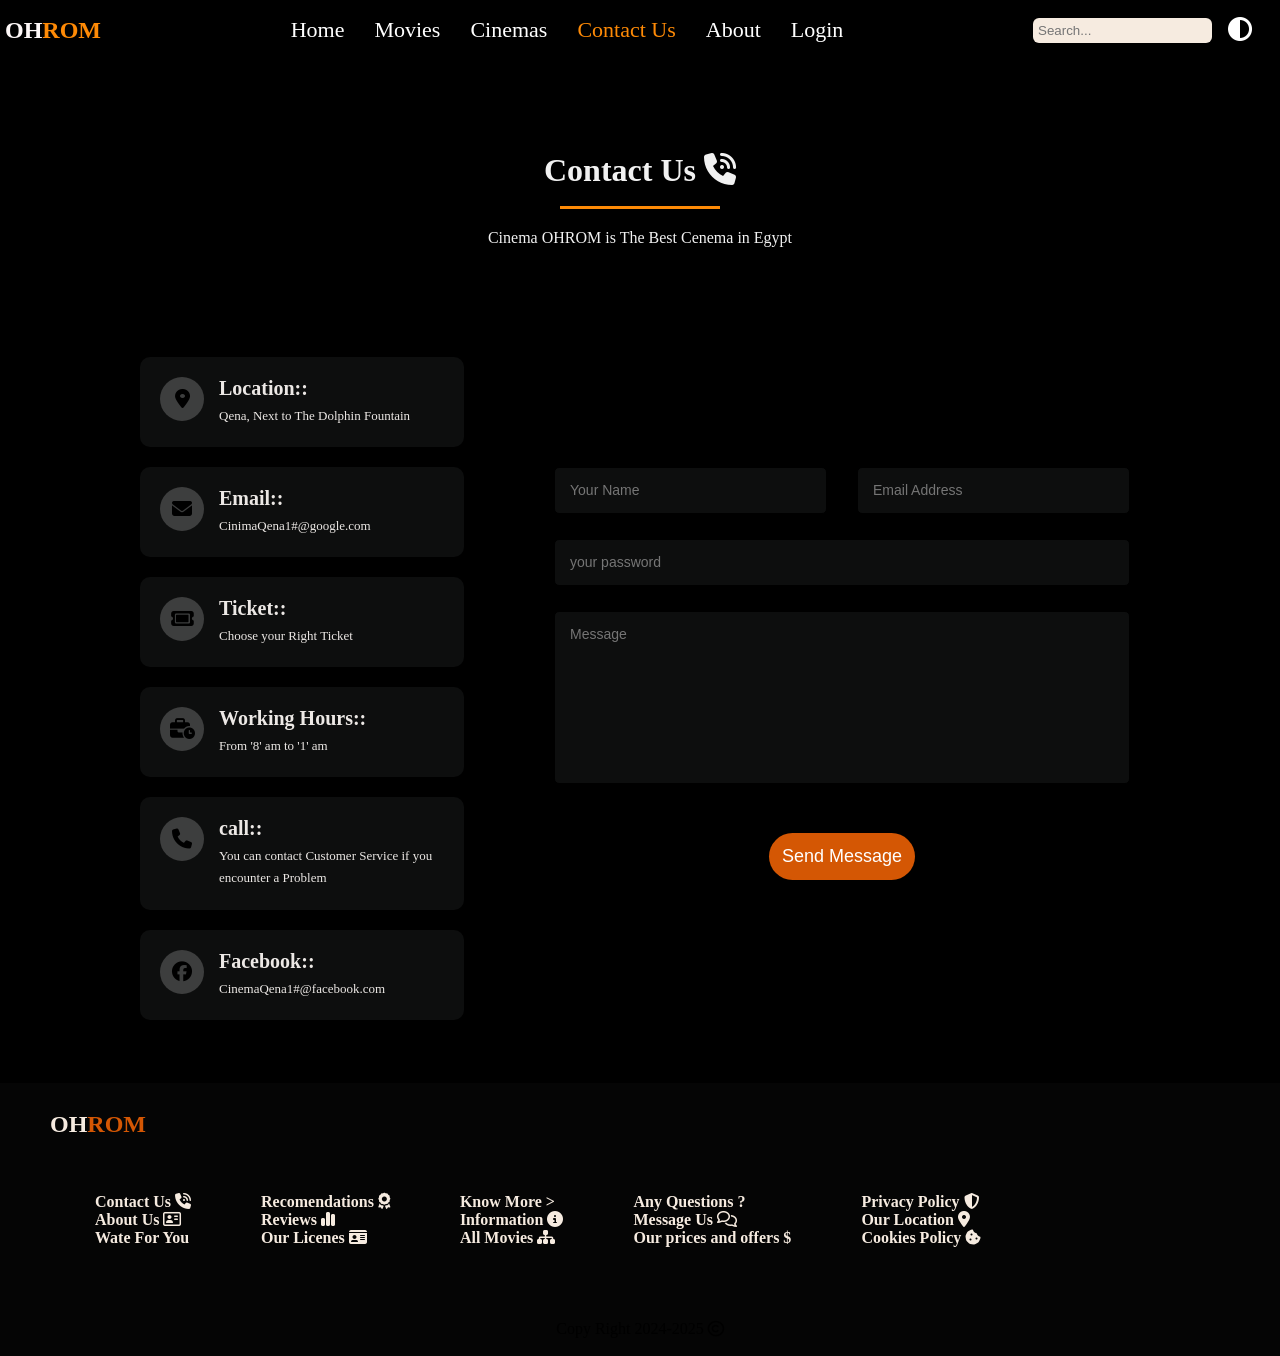
<file: contact_us.html>
<!DOCTYPE html>
<html lang="en">
<head>
    <meta charset="UTF-8">
    <meta name="viewport" content="width=device-width, initial-scale=1.0">
    <title>Contact Us</title>
    
    <!-- font awsome CDL -->
     <link rel="stylesheet" href="https://cdnjs.cloudflare.com/ajax/libs/font-awesome/6.6.0/css/all.min.css">
    <link rel="stylesheet" href="./tv.css">

</head>
<body>
        <!-- Navbar -->
    <nav style="width: 100%;" id="navbar" class="navbar">
        <div style="margin-left: -15px;" class="logo">
           <h2>OH<span>ROM</pan></h2>
        </div>
        <ul class="nav-links" id="nav-links">
            <li><a href="./index.html">Home</a></li>
            <li><a href="./movies.html">Movies</a></li>
            <li><a href="./cinemas.html">Cinemas</a></li>
            <li><a style="color: #fe8a06;" href="./contact_us.html">Contact Us</a></li>
            <li><a href="./about_us.html">About </a></li>
            <li><a href="./login.html">Login</a></li>
        </ul>
        <div class="actions">
            <input type="text" id="search" placeholder="Search...">
            <button id="theme-toggle3"><i class="fa-solid fa-circle-half-stroke"></i></button>
        </div>
        <div class="menu-icon" id="menu-icon">&#9776;</div>
    </nav>
    <!--end navbar-->
    
    <!-- start contact us -->
     <br>
     <br>
     <br>
     <br>
     <br>

    <section class="contact">
        <div class="header">
            <h2>Contact Us <i class="fa-solid fa-phone-volume"></i></h2>
            <p>Cinema OHROM is The Best Cenema in Egypt</p>
        </div>
        <div class="container">
            <div class="info_container">
                <div class="location info_item">
                    <div class="icon">
                        <i class="fa-solid fa-location-dot"></i>
                    </div>
                    <div class="information">
                        <h4>Location::</h4>
                        <p>Qena, Next to The Dolphin Fountain</p>
                    </div>
                </div>

                <div class="Ticket info_item">
                    <div class="icon">
                        <i class="fa-solid fa-envelope"></i>
                    </div>
                    <div class="information">
                        <h4>Email::</h4>
                        <p>CinimaQena1#@google.com</p>
                    </div>
                </div>

                <div class="Ticket info_item">
                    <div class="icon">
                        <i class="fa-solid fa-ticket"></i>
                    </div>
                    <div class="information">
                        <h4>Ticket::</h4>
                        <p>Choose your Right Ticket</p>
                    </div>
                </div>
                <div class="Working info_item">
                    <div class="icon">
                        <i class="fa-solid fa-business-time"></i>
                    </div>
                    <div class="information">
                        <h4>Working Hours::</h4>
                        <p>From '8' am to '1' am</p>
                    </div>
                </div>
                <div class="call info_item">
                    <div class="icon">
                        <i class="fa-solid fa-phone"></i>
                    </div>
                    <div class="information">
                        <h4>call::</h4>
                        <p>You can contact Customer Service 
                            if you encounter a Problem </p>
                    </div>
                </div>
                <div class="facebook info_item">
                    <div class="icon">
                        <i class="fa-brands fa-facebook"></i>
                    </div>
                    <div class="information">
                        <h4>Facebook::</h4>
                        <p>CinemaQena1#@facebook.com</p>
                    </div>
                </div>
            </div>
            <div class="input_container">
                <form action="#" id="form" >
                    <div class="row">
                        <input type="text" name="" id="nam" class="form_control" placeholder="Your Name">
                        <input type="email" name="" id="email" class="form_control" placeholder="Email Address">
                    </div>
                    <div class="row">
                    <input type="password" name="" id="pwd" placeholder="your password"
                    class="form_control" required>
                    <!-- <button  id="bot" data="show">show pwd</button> -->
                    </div>

                    <textarea name="" id="message" cols="" rows="7" class="form_control" placeholder="Message" required></textarea>
                    <div class="btn" ><button type="submit" id="submit" >Send Message</button></div> 
                
                </form >
                <script>
                    var pwd=document.getElementById('pwd');
        var  bot=document.getElementById('bot');
        var nam=document.getElementById('nam');
        var email=document.getElementById('email');
        var message=document.getElementById('message');
        var submit=document.getElementById('submit');
        
        // bot.onclick=function(){
        //  if(bot.getAttribute('data')=="show"){
        //    pwd.setAttribute('type','text');
        //    bot.setAttribute('data','hide');
        //    bot.innerHTML='hide pwd';
        //  }
        //  else{
        //    if(bot.getAttribute('data')=="hide"){
        //        pwd.setAttribute('type','password');
        //        bot.setAttribute('data','show');
        //        bot.innerHTML='show pwd';
        //  }
        // }
        // }  
        let data;
if(localStorage.person!=null){
 data=JSON.parse(localStorage.person)
}
else{
 data=[];
}
submit.onclick=function(){
 let newperson={
   nam:nam.value,
   email:email.value,
   pwd:pwd.value,
   message:message.value,
 }
 data.push(newperson);
 localStorage.setItem('person',JSON.stringify(data))
 console.log(data);
clear()
}
function clear(){
 nam.value='';
 email.value='';
 pwd.value='';
 message.value='';
}
                 </script>
            </div>
        </div>
        <br><br>

    </section>
    <!-- end contact us  -->
      
    <!-- start footer -->
    <footer>
        <br>
          <h2>OH<span>ROM</span></h2>
          <div class="all-links">
          <div class="links">
          <b>
          <a href="./contact_us.html">Contact Us <i class="fa-solid fa-phone-volume"></i></a>
          </b>
          <br>
          <b>
          <a href="./about_us.html">About Us <i class="fa-regular fa-address-card"></i></a>
          </b>
          <br>
          <b>Wate For You</b>
          <br>
          </div>
          <div class="links">
          <b>
          <a href="">Recomendations <i class="fa-solid fa-award"></i></a>
          </b>
          <br>
          <b>
          <a href="">Reviews <i class="fa-solid fa-chart-simple"></i></a>
          </b>
          <br>
          <b>
            <a href="">Our Licenes <i class="fa-solid fa-id-card"></i></a>
            </b>
          </div>
          <div class="links">
          <b>
          <a href="">Know More ></a>
          </b>
          <br>
          <b>
          <a href="">Information <i class="fa-solid fa-circle-info"></i></a>
          </b>
          <br>
          <b>
            <a href="./movies.html">All Movies <i class="fa-solid fa-sitemap"></i></a>
            </b>
            <br>
          </div>
          <div class="links">
          <b>
          <a href="">Any Questions ?</a>
          </b>
          <br>
          <b>
          <a href="./contact_us.html">Message Us <i class="fa-regular fa-comments"></i></a>
          </b>
          <br>
          <b>
            <a href="./movies.html">Our prices and offers $</a>
            </b>
          </div>
          <div class="links">
            <b>
             <a href="">Privacy Policy <i class="fa-solid fa-shield-halved"></i></a>
            </b>
            <br>
            <b>
            <a href="./cinemas.html">Our Location <i class="fa-solid fa-location-dot"></i></a>
            </b>
            <br>
            <b>
            <a href="">Cookies Policy <i class="fa-solid fa-cookie-bite"></i></a>
            </b>
          </div>
        </div>
          <br>
          <div style="text-align: center;">Copy Right 2024-2025 <i class="fa-regular fa-copyright"></i></div>
          <br>
        </footer>

        <!-- end footer -->

     
  

        <script src="tv.js"></script>

</body>
</html>
</file>
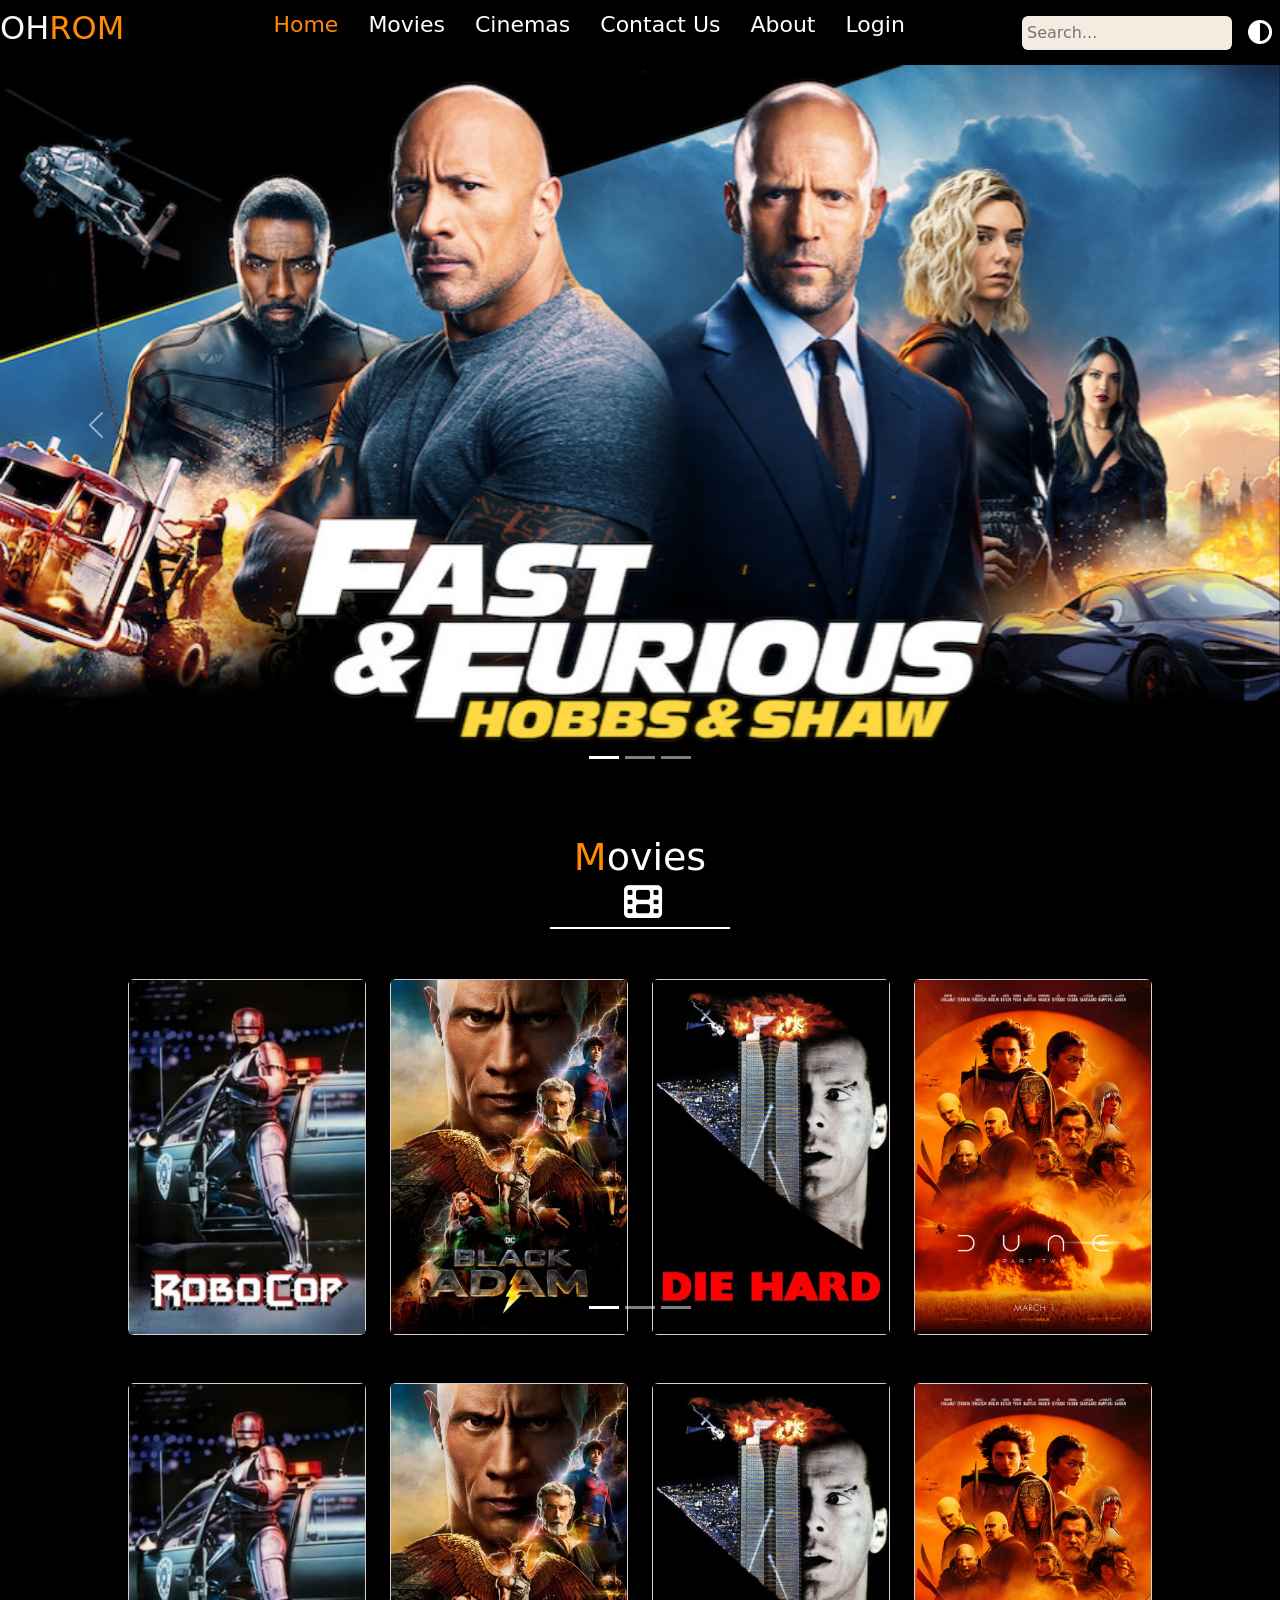
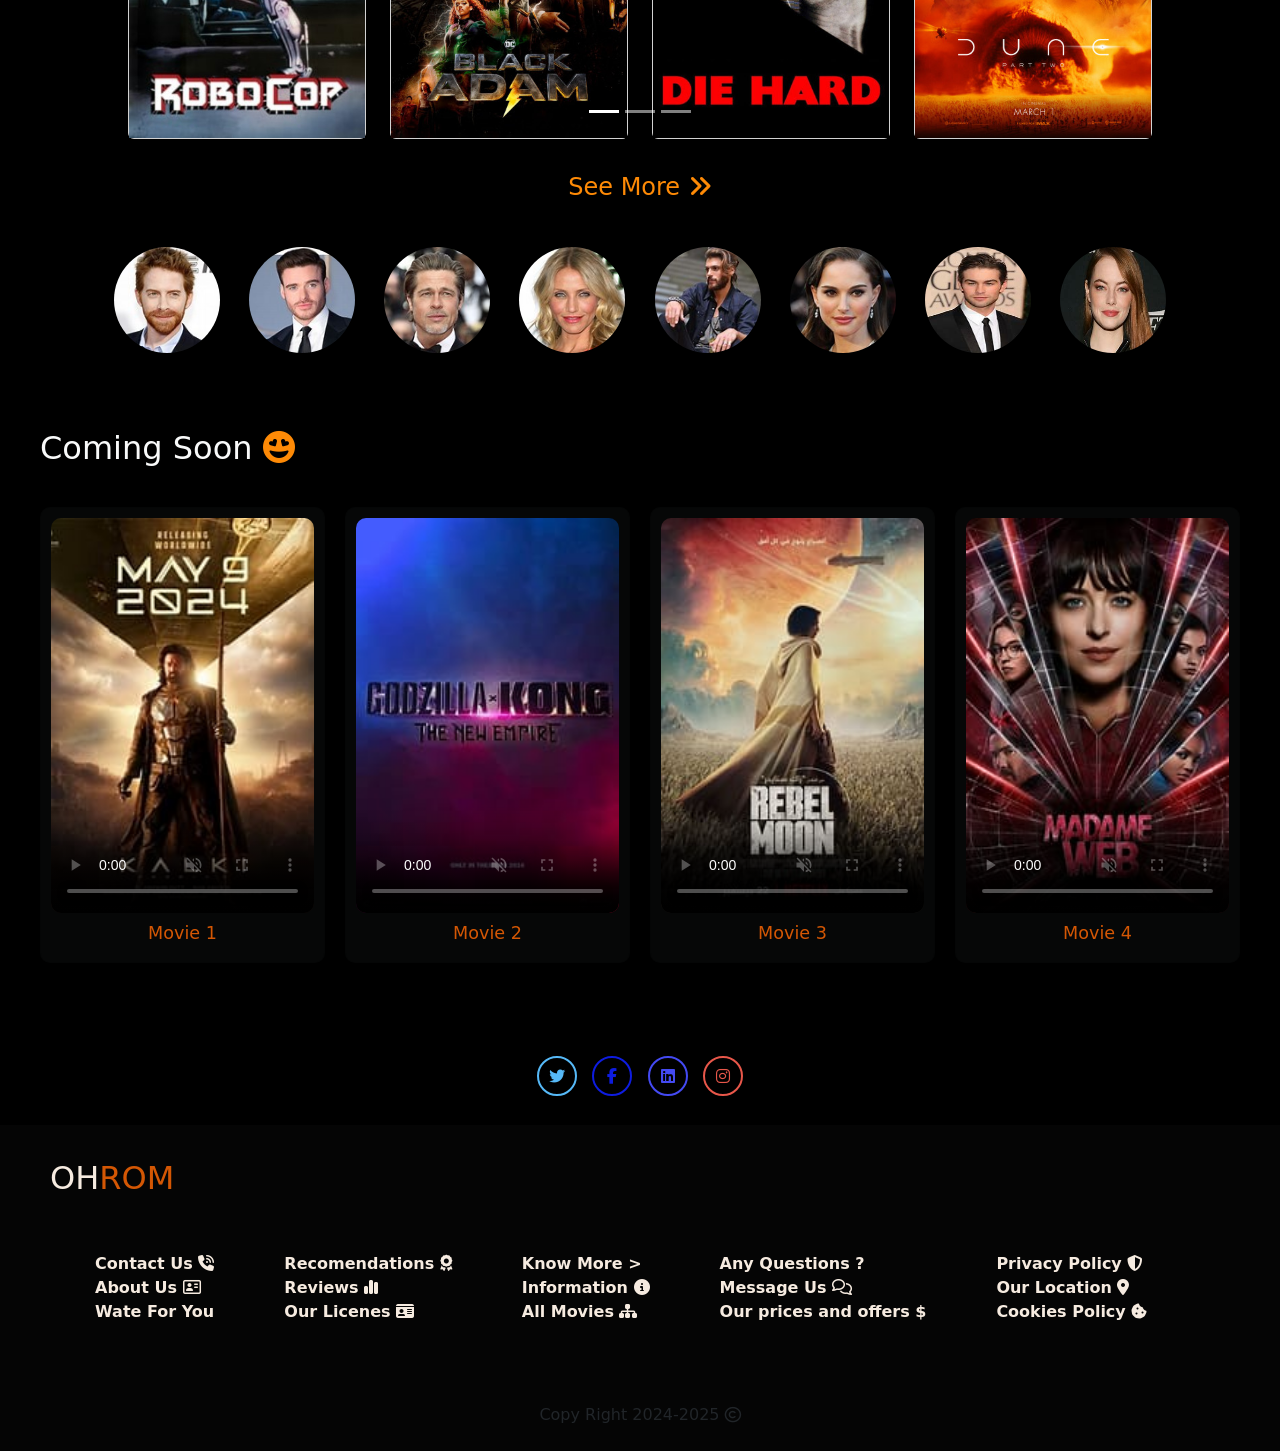
<file: home.html>
<!DOCTYPE html>
<html lang="en">
<head>
    <meta charset="UTF-8">
    <meta name="viewport" content="width=device-width, initial-scale=1.0">
    <title>Home</title>
    <link rel="stylesheet" href="tv.css">
      <!--bootstrab files-->
  <link href="https://cdn.jsdelivr.net/npm/bootstrap@5.0.2/dist/css/bootstrap.min.css" 
  rel="stylesheet" 
  integrity="sha384-EVSTQN3/azprG1Anm3QDgpJLIm9Nao0Yz1ztcQTwFspd3yD65VohhpuuCOmLASjC" 
  crossorigin="anonymous">
<link href="https://cdn.jsdelivr.net/npm/bootstrap@5.3.3/dist/css/bootstrap.min.css" 
        rel="stylesheet" 
        integrity="sha384-QWTKZyjpPEjISv5WaRU9OFeRpok6YctnYmDr5pNlyT2bRjXh0JMhjY6hW+ALEwIH" 
        crossorigin="anonymous">
<script src="https://cdn.jsdelivr.net/npm/bootstrap@5.0.2/dist/js/bootstrap.bundle.min.js" 
    integrity="sha384-MrcW6ZMFYlzcLA8Nl+NtUVF0sA7MsXsP1UyJoMp4YLEuNSfAP+JcXn/tWtIaxVXM" 
    crossorigin="anonymous">
</script>
<script src="https://cdn.jsdelivr.net/npm/bootstrap@5.3.3/dist/js/bootstrap.bundle.min.js" 
   integrity="sha384-YvpcrYf0tY3lHB60NNkmXc5s9fDVZLESaAA55NDzOxhy9GkcIdslK1eN7N6jIeHz" 
   crossorigin="anonymous">
</script>
<!-- Bootstrap JS and dependencies -->
<script src="https://code.jquery.com/jquery-3.5.1.slim.min.js"></script>
<script src="https://cdn.jsdelivr.net/npm/@popperjs/core@2.5.3/dist/umd/popper.min.js"></script>
<script src="https://stackpath.bootstrapcdn.com/bootstrap/4.5.2/js/bootstrap.min.js"></script>
<!--font Awesome files-->
<link rel="stylesheet"
   href="https://cdnjs.cloudflare.com/ajax/libs/font-awesome/6.6.0/css/all.min.css" 
   integrity="sha512-Kc323vGBEqzTmouAECnVceyQqyqdsSiqLQISBL29aUW4U/M7pSPA/gEUZQqv1cwx4OnYxTxve5UMg5GT6L4JJg==" 
   crossorigin="anonymous"
   referrerpolicy="no-referrer" />
</head>
<body style="background: #000000;">
    <!-- Navbar -->
    <nav id="navbar" class="navbar">
        <div class="logo">
           <h2>OH<span>ROM</pan></h2>
        </div>
        <ul class="nav-links" id="nav-links">
            <li><a style="color: #fe8a06;" href="./home.html">Home</a></li>
            <li><a href="./movies.html">Movies</a></li>
            <li><a href="./cinemas.html">Cinemas</a></li>
            <li><a href="./contact_us.html">Contact Us</a></li>
            <li><a href="./about_us.html">About </a></li>
            <li><a href="./login.html">Login</a></li>
        </ul>
        <div class="actions">
            <input type="text" id="search" placeholder="Search...">
            <button id="theme-toggle3"><i class="fa-solid fa-circle-half-stroke"></i></button>
        </div>
        <div class="menu-icon" id="menu-icon">&#9776;</div>
    </nav>
    <script src="tv.js"></script>
    <!--end navbar-->
    <div id="carouselExampleCaptions" class="carousel slide">
     <div class="carousel-indicators">
       <button type="button" data-bs-target="#carouselExampleCaptions" data-bs-slide-to="0" class="active" aria-current="true" aria-label="Slide 1"></button>
       <button type="button" data-bs-target="#carouselExampleCaptions" data-bs-slide-to="1" aria-label="Slide 2"></button>
       <button type="button" data-bs-target="#carouselExampleCaptions" data-bs-slide-to="2" aria-label="Slide 3"></button>
     </div>
     <div class="carousel-inner">
       <div class="carousel-item active">
         <img src="./resources/mm2.jpg" class="d-block w-100" alt="">
         <div style="align-items: center; justify-content: center;" class="carousel-caption d-none d-md-block">
         </div>
       </div>
       <div class="carousel-item">
         <img src="./resources/mm6.jpg" class="d-block w-100" alt="...">
         <div class="carousel-caption d-none d-md-block">
         </div>
       </div>
       <div class="carousel-item">
         <img src="./resources/mm4.jpg" class="d-block w-100" alt="...">
         <div class="carousel-caption d-none d-md-block">
       </div>
       </div>
     </div>
     <button class="carousel-control-prev" type="button" data-bs-target="#carouselExampleCaptions" data-bs-slide="prev">
       <span class="carousel-control-prev-icon" aria-hidden="true"></span>
       <span class="visually-hidden"></span>
     </button>
     <button class="carousel-control-next" type="button" data-bs-target="#carouselExampleCaptions" data-bs-slide="next">
       <span class="carousel-control-next-icon" aria-hidden="true"></span>
       <span class="visually-hidden"></span>
     </button>
   </div>
    <!--movies-->
    <div class="movies">
      <h1 style="padding-top: 50px;"><span>M</span>ovies <i class="fa-solid fa-film"></i>
      </h1>
<!--start action films-->
<div class=" action-content"> 
<div id="carouselExampleSlidesOnly" class="carousel slide" data-bs-ride="carousel">
<div class="carousel-indicators">
<button type="button" data-bs-target="#carouselExampleIndicators" data-bs-slide-to="0" class="active" aria-current="true" aria-label="Slide 1"></button>
<button type="button" data-bs-target="#carouselExampleIndicators" data-bs-slide-to="1" aria-label="Slide 2"></button>
<button type="button" data-bs-target="#carouselExampleIndicators" data-bs-slide-to="2" aria-label="Slide 3"></button>
</div>
<div class="carousel-inner">
<div class="carousel-item active">
<div class="row">
<div class="col-lg-3">
<div class="card">
<img src="action.img/4KseasonRobocop-Poster-1639061022.jpg" class="d-block w-100" alt="...">
<div class="booking">
<p>the events of the films are<br>
in the middle of america,<br>
and this neighboorhood</p>
<div id="stars">
<span>
<i class="fa-solid fa-star"></i>
<i class="fa-solid fa-star"></i>
<i class="fa-solid fa-star"></i>
</span>
<i class="fa-regular fa-star"></i>
<i class="fa-regular fa-star"></i>

</div>
<h2 class="price">15$</h2>
<a href="#" class="btn">buy tickets</a>
</div>
</div>
</div>

<div class="col-lg-3">
<div class="card">
<img src="action.img/BlackAdam-Poster-1676565199.jpg" class="d-block w-100" alt="...">
<div class="booking">
<p>the events of the films are<br>
in the middle of america,<br>
and this neighboorhood</p>
<div id="stars">
<span>
<i class="fa-solid fa-star"></i>
<i class="fa-solid fa-star"></i>
<i class="fa-solid fa-star"></i>
</span>
<i class="fa-regular fa-star"></i>
<i class="fa-regular fa-star"></i>

</div>
<h2 class="price">15$</h2>
<a href="#" class="btn">buy tickets</a>
</div>
</div>
</div>
<div class="col-lg-3">
<div class="card">
<img src="action.img/DieHard1-Poster-1671032175.jpg" class="d-block w-100" alt="...">
<div class="booking">
<p>the events of the films are<br>
in the middle of america,<br>
and this neighboorhood</p>
<div id="stars">
<span>
<i class="fa-solid fa-star"></i>
<i class="fa-solid fa-star"></i>
<i class="fa-solid fa-star"></i>
</span>
<i class="fa-regular fa-star"></i>
<i class="fa-regular fa-star"></i>

</div>
<h2 class="price">15$</h2>
<a href="#" class="btn">buy tickets</a>
</div>
</div>
</div>
<div class="col-lg-3">
<div class="card">
<img src="action.img/DunePartTwo-Poster-1708615313.jpg" class="d-block w-100" alt="...">
<div class="booking">
<p>the events of the films are<br>
in the middle of america,<br>
and this neighboorhood</p>
<div id="stars">
<span>
<i class="fa-solid fa-star"></i>
<i class="fa-solid fa-star"></i>
<i class="fa-solid fa-star"></i>
</span>
<i class="fa-regular fa-star"></i>
<i class="fa-regular fa-star"></i>

</div>
<h2 class="price">15$</h2>
<a href="#" class="btn">buy tickets</a>
</div>
</div>
</div>

</div>
</div>
<div class="carousel-item">
<div class="row">
<div class="col-lg-3">
<div class="card">
<img src="action.img/FlashGordon-Poster-1638192814.jpg" class="d-block w-100" alt="...">
<div class="booking">
<p>the events of the films are<br>
in the middle of america,<br>
and this neighboorhood</p>
<div id="stars">
<span>
<i class="fa-solid fa-star"></i>
<i class="fa-solid fa-star"></i>
<i class="fa-solid fa-star"></i>
</span>
<i class="fa-regular fa-star"></i>
<i class="fa-regular fa-star"></i>

</div>
<h2 class="price">15$</h2>
<a href="#" class="btn">buy tickets</a>
</div>
</div>
</div>
<div class="col-lg-3">
<div class="card">
<img src="action.img/Jumanji2017-Poster-1634548732.jpg" class="d-block w-100" alt="...">
<div class="booking">
<p>the events of the films are<br>
in the middle of america,<br>
and this neighboorhood</p>
<div id="stars">
<span>
<i class="fa-solid fa-star"></i>
<i class="fa-solid fa-star"></i>
<i class="fa-solid fa-star"></i>
</span>
<i class="fa-regular fa-star"></i>
<i class="fa-regular fa-star"></i>

</div>
<h2 class="price">15$</h2>
<a href="#" class="btn">buy tickets</a>
</div>
</div>
</div>
<div class="col-lg-3">
<div class="card">
<img src="action.img/Morbius-Poster-1647269555.jpg" class="d-block w-100" alt="...">
<div class="booking">
<p>the events of the films are<br>
in the middle of america,<br>
and this neighboorhood</p>
<div id="stars">
<span>
<i class="fa-solid fa-star"></i>
<i class="fa-solid fa-star"></i>
<i class="fa-solid fa-star"></i>
</span>
<i class="fa-regular fa-star"></i>
<i class="fa-regular fa-star"></i>

</div>
<h2 class="price">15$</h2>
<a href="#" class="btn">buy tickets</a>
</div>
</div>
</div>
<div class="col-lg-3">
<div class="card">
<img src="action.img/ReadyPlayerOne-Poster-1622055494.jpg" class="d-block w-100" alt="...">
<div class="booking">
  <p>the events of the films are<br>
  in the middle of america,<br>
and this neighboorhood</p>
<div id="stars">
  <span>
  <i class="fa-solid fa-star"></i>
  <i class="fa-solid fa-star"></i>
  <i class="fa-solid fa-star"></i> 
  </span>
  <i class="fa-regular fa-star"></i>
  <i class="fa-regular fa-star"></i>

</div>
  <h2 class="price">15$</h2>
  <a href="#" class="btn">buy tickets</a>
</div>
</div>
</div>


</div>
</div>
<div class="carousel-item">
<div class="row">
<div class="col-lg-3">
<div class="card">
<img src="action.img/StarTrekBeyond-Poster-1634860380.jpg" class="d-block w-100" alt="...">
<div class="booking">
<p>the events of the films are<br>
in the middle of america,<br>
and this neighboorhood</p>
<div id="stars">
<span>
<i class="fa-solid fa-star"></i>
<i class="fa-solid fa-star"></i>
<i class="fa-solid fa-star"></i>
</span>
<i class="fa-regular fa-star"></i>
<i class="fa-regular fa-star"></i>

</div>
<h2 class="price">15$</h2>
<a href="#" class="btn">buy tickets</a>            
</div>
</div>
</div>
<div class="col-lg-3">
<div class="card">
<img src="action.img/TheMatrixResurrections-Poster-1707921775.jpg" class="d-block w-100" alt="...">
<div class="booking">
<p>the events of the films are<br>
in the middle of america,<br>
and this neighboorhood</p>
<div id="stars">
<span>
<i class="fa-solid fa-star"></i>
<i class="fa-solid fa-star"></i>
<i class="fa-solid fa-star"></i>
</span>
<i class="fa-regular fa-star"></i>
<i class="fa-regular fa-star"></i>

</div>
<h2 class="price">15$</h2>
<a href="#" class="btn">buy tickets</a>
</div>
</div>
</div>
<div class="col-lg-3">
<div class="card">
<img src="action.img/VenomLetthebeCarnage-Poster-1640233987.jpg" class="d-block w-100" alt="...">
<div class="booking">
<p>the events of the films are<br> 
in the middle of america,<br>
and this neighboorhood</p>
<div id="stars">
<span>
<i class="fa-solid fa-star"></i>
<i class="fa-solid fa-star"></i>
<i class="fa-solid fa-star"></i>
</span>
<i class="fa-regular fa-star"></i>
<i class="fa-regular fa-star"></i>

</div>
<h2 class="price">15$</h2>
<a href="#" class="btn">buy tickets</a>
</div>
</div>
</div>
<div class="col-lg-3">
<div class="card">
<img src="action.img/ReadyPlayerOne-Poster-1622055494.jpg" class="d-block w-100" alt="...">
<div class="booking">
  <p>the events of the films are<br>
  in the middle of america,<br>
and this neighboorhood</p> 
<div id="stars">
  <span>
  <i class="fa-solid fa-star"></i>
  <i class="fa-solid fa-star"></i>
  <i class="fa-solid fa-star"></i>
  </span>
  <i class="fa-regular fa-star"></i>
  <i class="fa-regular fa-star"></i>

</div>
  <h2 class="price">15$</h2>
  <a href="#" class="btn">buy tickets</a>
</div>
</div>
</div> 


</div>
</div>
</div>
</div>
</div>                  
<!--end action films-->
<br><br>
  <!--start action films-->
<div class=" action-content"> 
  <div id="carouselExampleSlidesOnly" class="carousel slide" data-bs-ride="carousel">
  <div class="carousel-indicators">
  <button type="button" data-bs-target="#carouselExampleIndicators" data-bs-slide-to="0" class="active" aria-current="true" aria-label="Slide 1"></button>
  <button type="button" data-bs-target="#carouselExampleIndicators" data-bs-slide-to="1" aria-label="Slide 2"></button>
  <button type="button" data-bs-target="#carouselExampleIndicators" data-bs-slide-to="2" aria-label="Slide 3"></button>
  </div>
  <div class="carousel-inner">
  <div class="carousel-item active">
  <div class="row">
  <div class="col-lg-3">
  <div class="card">
  <img src="action.img/4KseasonRobocop-Poster-1639061022.jpg" class="d-block w-100" alt="...">
  <div class="booking">
  <p>the events of the films are<br>
  in the middle of america,<br>
  and this neighboorhood</p>
  <div id="stars">
  <span>
  <i class="fa-solid fa-star"></i>
  <i class="fa-solid fa-star"></i>
  <i class="fa-solid fa-star"></i>
  </span>
  <i class="fa-regular fa-star"></i>
  <i class="fa-regular fa-star"></i>
  
  </div>
  <h2 class="price">15$</h2>
  <a href="#" class="btn">buy tickets</a>
  </div>
  </div>
  </div>
  
  <div class="col-lg-3">
  <div class="card">
  <img src="action.img/BlackAdam-Poster-1676565199.jpg" class="d-block w-100" alt="...">
  <div class="booking">
  <p>the events of the films are<br>
  in the middle of america,<br>
  and this neighboorhood</p>
  <div id="stars">
  <span>
  <i class="fa-solid fa-star"></i>
  <i class="fa-solid fa-star"></i>
  <i class="fa-solid fa-star"></i>
  </span>
  <i class="fa-regular fa-star"></i>
  <i class="fa-regular fa-star"></i>
  
  </div>
  <h2 class="price">15$</h2>
  <a href="#" class="btn">buy tickets</a>
  </div>
  </div>
  </div>
  <div class="col-lg-3">
  <div class="card">
  <img src="action.img/DieHard1-Poster-1671032175.jpg" class="d-block w-100" alt="...">
  <div class="booking">
  <p>the events of the films are<br>
  in the middle of america,<br>
  and this neighboorhood</p>
  <div id="stars">
  <span>
  <i class="fa-solid fa-star"></i>
  <i class="fa-solid fa-star"></i>
  <i class="fa-solid fa-star"></i>
  </span>
  <i class="fa-regular fa-star"></i>
  <i class="fa-regular fa-star"></i>
  
  </div>
  <h2 class="price">15$</h2>
  <a href="#" class="btn">buy tickets</a>
  </div>
  </div>
  </div>
  <div class="col-lg-3">
  <div class="card">
  <img src="action.img/DunePartTwo-Poster-1708615313.jpg" class="d-block w-100" alt="...">
  <div class="booking">
  <p>the events of the films are<br>
  in the middle of america,<br>
  and this neighboorhood</p>
  <div id="stars">
  <span>
  <i class="fa-solid fa-star"></i>
  <i class="fa-solid fa-star"></i>
  <i class="fa-solid fa-star"></i>
  </span>
  <i class="fa-regular fa-star"></i>
  <i class="fa-regular fa-star"></i>
  
  </div>
  <h2 class="price">15$</h2>
  <a href="#" class="btn">buy tickets</a>
  </div>
  </div>
  </div>
  
  </div>
  </div>
  <div class="carousel-item">
  <div class="row">
  <div class="col-lg-3">
  <div class="card">
  <img src="action.img/FlashGordon-Poster-1638192814.jpg" class="d-block w-100" alt="...">
  <div class="booking">
  <p>the events of the films are<br>
  in the middle of america,<br>
  and this neighboorhood</p>
  <div id="stars">
  <span>
  <i class="fa-solid fa-star"></i>
  <i class="fa-solid fa-star"></i>
  <i class="fa-solid fa-star"></i>
  </span>
  <i class="fa-regular fa-star"></i>
  <i class="fa-regular fa-star"></i>
  
  </div>
  <h2 class="price">15$</h2>
  <a href="#" class="btn">buy tickets</a>
  </div>
  </div>
  </div>
  <div class="col-lg-3">
  <div class="card">
  <img src="action.img/Jumanji2017-Poster-1634548732.jpg" class="d-block w-100" alt="...">
  <div class="booking">
  <p>the events of the films are<br>
  in the middle of america,<br>
  and this neighboorhood</p>
  <div id="stars">
  <span>
  <i class="fa-solid fa-star"></i>
  <i class="fa-solid fa-star"></i>
  <i class="fa-solid fa-star"></i>
  </span>
  <i class="fa-regular fa-star"></i>
  <i class="fa-regular fa-star"></i>
  
  </div>
  <h2 class="price">15$</h2>
  <a href="#" class="btn">buy tickets</a>
  </div>
  </div>
  </div>
  <div class="col-lg-3">
  <div class="card">
  <img src="action.img/Morbius-Poster-1647269555.jpg" class="d-block w-100" alt="...">
  <div class="booking">
  <p>the events of the films are<br>
  in the middle of america,<br>
  and this neighboorhood</p>
  <div id="stars">
  <span>
  <i class="fa-solid fa-star"></i>
  <i class="fa-solid fa-star"></i>
  <i class="fa-solid fa-star"></i>
  </span>
  <i class="fa-regular fa-star"></i>
  <i class="fa-regular fa-star"></i>
  
  </div>
  <h2 class="price">15$</h2>
  <a href="#" class="btn">buy tickets</a>
  </div>
  </div>
  </div>
  <div class="col-lg-3">
  <div class="card">
  <img src="action.img/ReadyPlayerOne-Poster-1622055494.jpg" class="d-block w-100" alt="...">
  <div class="booking">
    <p>the events of the films are<br>
    in the middle of america,<br>
  and this neighboorhood</p>
  <div id="stars">
    <span>
    <i class="fa-solid fa-star"></i>
    <i class="fa-solid fa-star"></i>
    <i class="fa-solid fa-star"></i> 
    </span>
    <i class="fa-regular fa-star"></i>
    <i class="fa-regular fa-star"></i>
  
  </div>
    <h2 class="price">15$</h2>
    <a href="#" class="btn">buy tickets</a>
  </div>
  </div>
  </div>
  
  </div>
  </div>
  <div class="carousel-item">
  <div class="row">
  <div class="col-lg-3">
  <div class="card">
  <img src="action.img/StarTrekBeyond-Poster-1634860380.jpg" class="d-block w-100" alt="...">
  <div class="booking">
  <p>the events of the films are<br>
  in the middle of america,<br>
  and this neighboorhood</p>
  <div id="stars">
  <span>
  <i class="fa-solid fa-star"></i>
  <i class="fa-solid fa-star"></i>
  <i class="fa-solid fa-star"></i>
  </span>
  <i class="fa-regular fa-star"></i>
  <i class="fa-regular fa-star"></i>
  </div>
  <h2 class="price">15$</h2>
  <a href="#" class="btn">buy tickets</a>            
  </div>
  </div>
  </div>
  <div class="col-lg-3">
  <div class="card">
  <img src="action.img/TheMatrixResurrections-Poster-1707921775.jpg" class="d-block w-100" alt="...">
  <div class="booking">
  <p>the events of the films are<br>
  in the middle of america,<br>
  and this neighboorhood</p>
  <div id="stars">
  <span>
  <i class="fa-solid fa-star"></i>
  <i class="fa-solid fa-star"></i>
  <i class="fa-solid fa-star"></i>
  </span>
  <i class="fa-regular fa-star"></i>
  <i class="fa-regular fa-star"></i>
  
  </div>
  <h2 class="price">15$</h2>
  <a href="#" class="btn">buy tickets</a>
  </div>
  </div>
  </div>
  <div class="col-lg-3">
  <div class="card">
  <img src="action.img/VenomLetthebeCarnage-Poster-1640233987.jpg" class="d-block w-100" alt="...">
  <div class="booking">
  <p>the events of the films are<br> 
  in the middle of america,<br>
  and this neighboorhood</p>
  <div id="stars">
  <span>
  <i class="fa-solid fa-star"></i>
  <i class="fa-solid fa-star"></i>
  <i class="fa-solid fa-star"></i>
  </span>
  <i class="fa-regular fa-star"></i>
  <i class="fa-regular fa-star"></i>
  
  </div>
  <h2 class="price">15$</h2>
  <a href="#" class="btn">buy tickets</a>
  </div>
  </div>
  </div>
  <div class="col-lg-3">
  <div class="card">
  <img src="action.img/ReadyPlayerOne-Poster-1622055494.jpg" class="d-block w-100" alt="...">
  <div class="booking">
    <p>the events of the films are<br>
    in the middle of america,<br>
  and this neighboorhood</p> 
  <div id="stars">
    <span>
    <i class="fa-solid fa-star"></i>
    <i class="fa-solid fa-star"></i>
    <i class="fa-solid fa-star"></i>
    </span>
    <i class="fa-regular fa-star"></i>
    <i class="fa-regular fa-star"></i>
  
  </div>
    <h2 class="price">15$</h2>
    <a href="#" class="btn">buy tickets</a>
  </div>
  </div>
  </div> 
  
  
  </div>
  </div>
  </div>
  </div>
  </div>                  
  <!--end action films-->
  <div class="see">
  <a class="see-more" href="./movies.html">See More <i class="fa-solid fa-angles-right"></i></a>
</div>
</div> 
</div>  
</div>
<div class="actors">
  <img src="./resources/actor1.jpg" alt="">
  <img src="./resources/actor2.jpg" alt="">
  <img src="./resources/actor3.jpg" alt="">
  <img src="./resources/actor4.jpg" alt="">
  <img src="./resources/actor5.jpg" alt="">
  <img src="./resources/actor6.jpg" alt="">
  <img src="./resources/actor7.jpg" alt="">
  <img src="./resources/actor8.jpg" alt="">
<br><br>
</div>
<div class="comming-soon">
<h2>Coming Soon <i class="fa-solid fa-face-grin-hearts"></i></h2>
<div class="cards">
<div class="card">
<video src="./resources/th.mp4" controls muted poster="./resources/th.jpg"></video>
<h3>Movie 1</h3>
</div>
<div class="card">
  <video src="./resources/th2.mp4" controls muted poster="./resources/th2.jpg"></video>
  <h3>Movie 2</h3>
</div>
<div class="card">
  <video src="./resources/th3.mp4" controls muted poster="./resources/th6.jpg"></video>
  <h3>Movie 3</h3>
</div>
<div class="card">
  <video src="./resources/th4.mp4" controls muted poster="./resources/th4.jpg"></video>
  <h3>Movie 4</h3>
</div>
</div>
<br><br>
</div>

<div class="social" style="text-align: center;">
  <i class="fa-brands fa-twitter" style="color: rgb(86, 185, 247) ;width: 40px;"></i>
  <i class="fa-brands fa-facebook-f" style="color: rgb(14, 28, 224);width: 40px;"></i>
  <i class="fa-brands fa-linkedin" style="color: rgb(68, 74, 243);width: 40px;"></i>
  <i class="fa-brands fa-instagram" style="color: rgb(232, 87, 74);width: 40px;"></i>
  <br><br>
</div>
 
  <footer>
  <br>
    <h2>OH<span>ROM</span></h2>
    <div>
    <div class="all-links">
    <div class="links">
    <b>
    <a href="./contact_us.html">Contact Us <i class="fa-solid fa-phone-volume"></i></a>
    </b>
    <br>
    <b>
    <a href="./about_us.html">About Us <i class="fa-regular fa-address-card"></i></a>
    </b>
    <br>
    <b>Wate For You</b>
    <br>
    </div>
    <div class="links">
    <b>
    <a href="">Recomendations <i class="fa-solid fa-award"></i></a>
    </b>
    <br>
    <b>
    <a href="">Reviews <i class="fa-solid fa-chart-simple"></i></a>
    </b>
    <br>
    <b>
      <a href="">Our Licenes <i class="fa-solid fa-id-card"></i></a>
      </b>
    </div>
    <div class="links">
    <b>
    <a href="">Know More ></a>
    </b>
    <br>
    <b>
    <a href="">Information <i class="fa-solid fa-circle-info"></i></a>
    </b>
    <br>
    <b>
      <a href="./movies.html">All Movies <i class="fa-solid fa-sitemap"></i></a>
      </b>
      <br>
    </div>
    <div class="links">
    <b>
    <a href="">Any Questions ?</a>
    </b>
    <br>
    <b>
    <a href="./contact_us.html">Message Us <i class="fa-regular fa-comments"></i></a>
    </b>
    <br>
    <b>
      <a href="./movies.html">Our prices and offers $</a>
      </b>
    </div>
    <div class="links">
      <b>
       <a href="">Privacy Policy <i class="fa-solid fa-shield-halved"></i></a>
      </b>
      <br>
      <b>
      <a href="./cinemas.html">Our Location <i class="fa-solid fa-location-dot"></i></a>
      </b>
      <br>
      <b>
      <a href="">Cookies Policy <i class="fa-solid fa-cookie-bite"></i></a>
      </b>
    </div>
  </div>
    <br>
    <div style="text-align: center;">Copy Right 2024-2025 <i class="fa-regular fa-copyright"></i></div>
    <br>
  </footer>
<script src="https://cdnjs.cloudflare.com/ajax/libs/jquery/3.6.3/jquery.min.js"></script>
<script src="https://cdn.jsdelivr.net/npm/bootstrap@5.2.3/dist/js/bootstrap.bundle.min.js"></script>

</body>
</html>
</file>
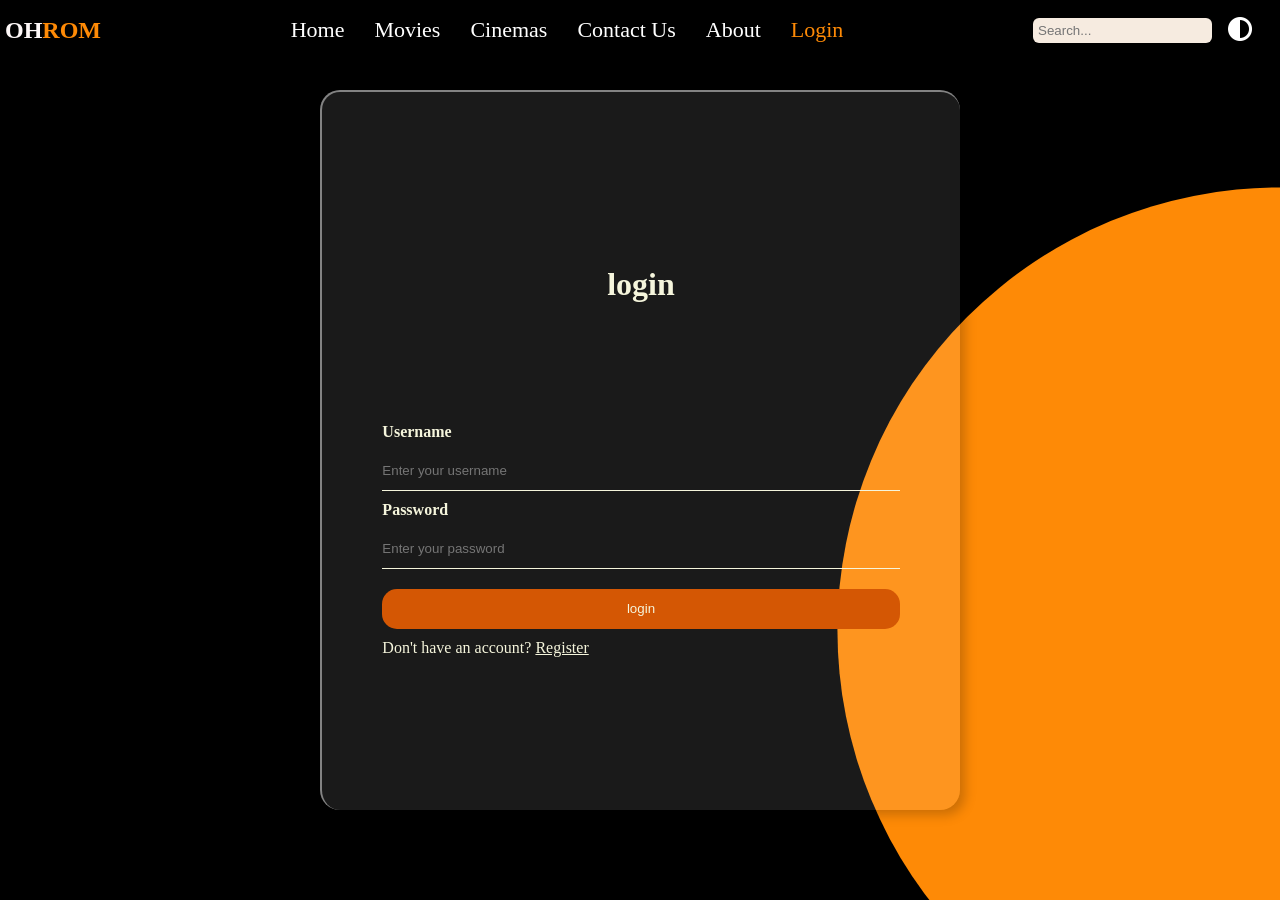
<file: login.html>
<!DOCTYPE html>
<html lang="en">
<head>
    <meta charset="UTF-8">
    <meta name="viewport" content="width=device-width, initial-scale=1.0">
    <title>login </title>
    <link rel="stylesheet" href="tv.css">
<style>
  body {
    background-color:rgb(0, 0, 0) ;
    height: 100vh;
    width: 100%;
    display: flex;
    justify-content: center;
    align-items: center;
 }
 body::after {
    content: '';
    width: 100%;
    height: 100%;
    position: absolute;
    background: #fe8a06;
    clip-path: circle(40% at right 70%);
    z-index: -1;
 }
 .glass_login .password {
     background: transparent;
    border: none;
    outline: none;
    height : 40px;
    border-bottom: 1px solid beige;
    color :beige;

 }
 .glass_login p , a
{
  color: beige;
}
</style>
<!--font Awesome files-->
<link rel="stylesheet"
   href="https://cdnjs.cloudflare.com/ajax/libs/font-awesome/6.6.0/css/all.min.css" 
   integrity="sha512-Kc323vGBEqzTmouAECnVceyQqyqdsSiqLQISBL29aUW4U/M7pSPA/gEUZQqv1cwx4OnYxTxve5UMg5GT6L4JJg==" 
   crossorigin="anonymous"
   referrerpolicy="no-referrer" />
   </head>
<body>
  <!-- Navbar -->
  <nav style="width: 100%;" id="navbar" class="navbar">
    <div style="margin-left: -15px;" class="logo">
       <h2>OH<span>ROM</pan></h2>
    </div>
   <ul class="nav-links" id="nav-links">
       <li><a href="./index.html">Home</a></li>
       <li><a href="./movies.html">Movies</a></li>
       <li><a href="./cinemas.html">Cinemas</a></li>
       <li><a href="./contact_us.html">Contact Us</a></li>
       <li><a href="./about_us.html">About </a></li>
       <li><a style="color: #fe8a06;"  href="./login.html">Login</a></li>
   </ul>
   <div class="actions">
       <input type="text" id="search" placeholder="Search...">
       <button id="theme-toggle3"><i class="fa-solid fa-circle-half-stroke"></i></button>
   </div>
   <div class="menu-icon" id="menu-icon">&#9776;</div>
</nav>
<script src="tv.js"></script>
<!--end navbar-->
    <div class="glass_login">
         <div class="login_container">
            <h1 class="login">login</h1>
            <form >
                <label>Username</label>
                <input type="text" placeholder="Enter your username" class="text">
                <label>Password</label>
                <input type="password" placeholder="Enter your password" class="password">
                <input type="submit" value="login" class="submit">
            </form>
            <p>Don't have an account? <a href="./register.html">Register</a></p>
        </div> 
    </div>
</body>
</html>
</file>
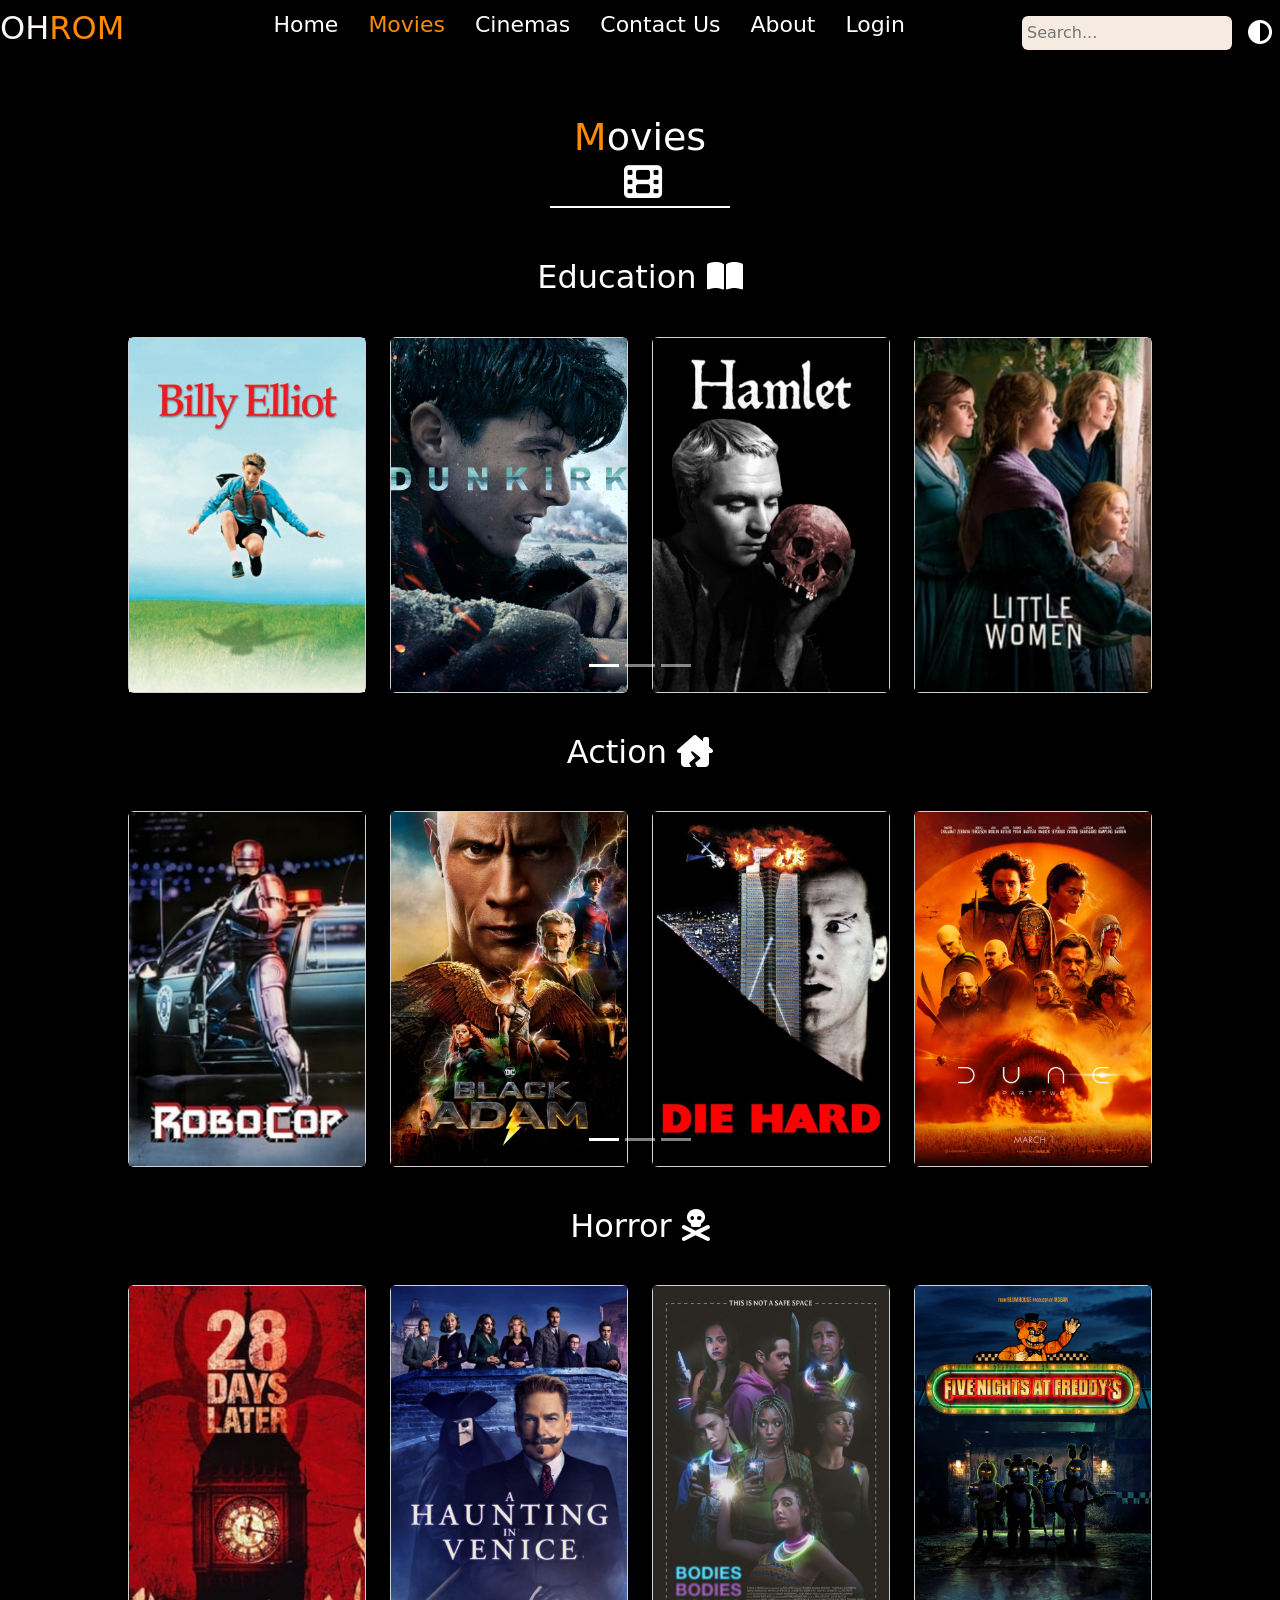
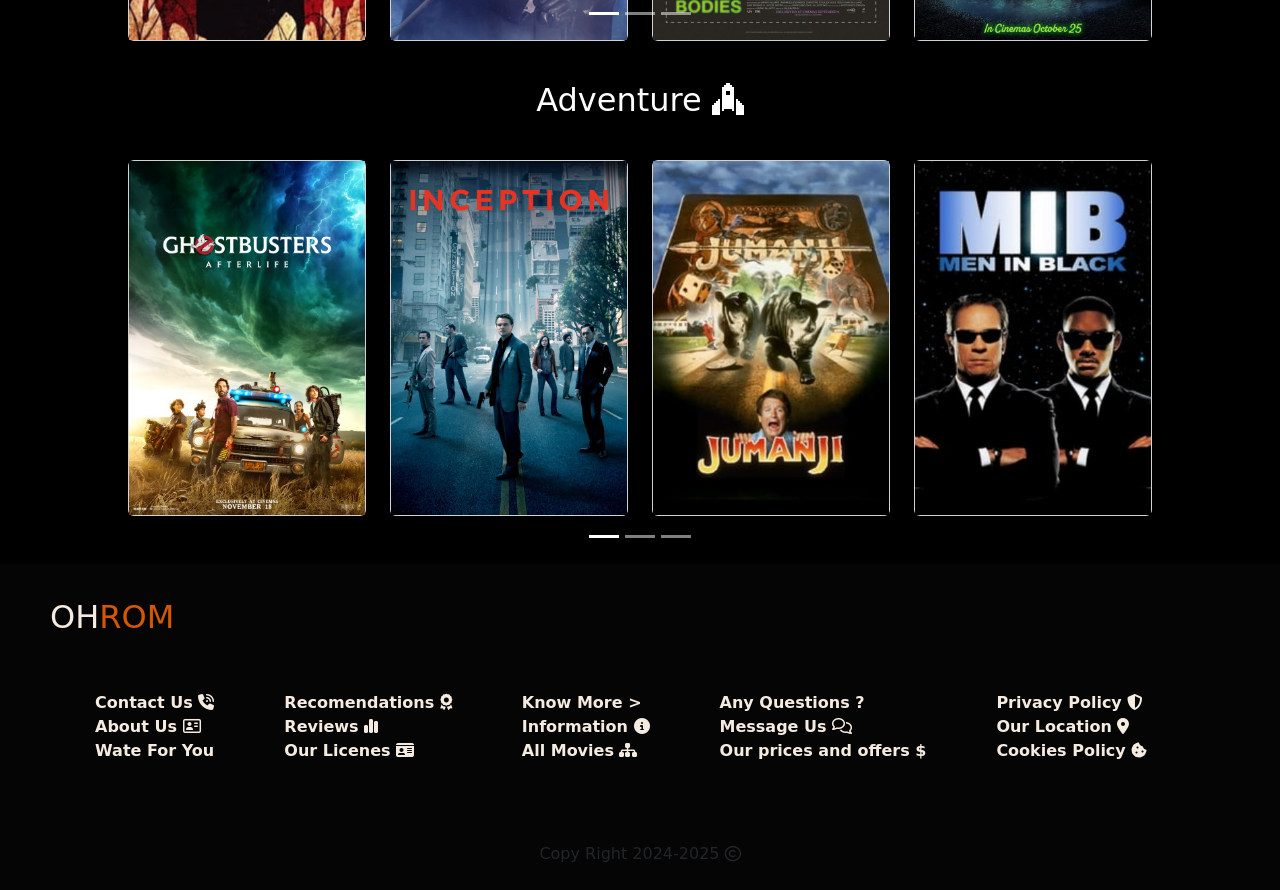
<file: movies.html>
<!DOCTYPE html>
<html lang="en">
<head>
 <meta charset="UTF-8">
 <meta name="viewport" content="width=device-width, initial-scale=1.0">
 <title>Movies</title>
 <!--css file-->
 <link rel="stylesheet" href="tv.css">
 <link href="https://cdn.jsdelivr.net/npm/bootstrap@5.2.3/dist/css/bootstrap.min.css" rel="stylesheet">
 <link rel="stylesheet"
   href="https://cdnjs.cloudflare.com/ajax/libs/font-awesome/6.6.0/css/all.min.css" 
   integrity="sha512-Kc323vGBEqzTmouAECnVceyQqyqdsSiqLQISBL29aUW4U/M7pSPA/gEUZQqv1cwx4OnYxTxve5UMg5GT6L4JJg==" 
   crossorigin="anonymous"
   referrerpolicy="no-referrer" />
</head>
  <body style="background: #000000;">
      <!-- Navbar -->
      <nav id="navbar" class="navbar">
        <div class="logo">
           <h2>OH<span>ROM</pan></h2>
        </div>
        <ul class="nav-links" id="nav-links">
            <li><a  href="./index.html">Home</a></li>
            <li><a style="color: #fe8a06;" href="./movies.html">Movies</a></li>
            <li><a href="./cinemas.html">Cinemas</a></li>
            <li><a href="./contact_us.html">Contact Us</a></li>
            <li><a href="./about_us.html">About </a></li>
            <li><a href="./login.html">Login</a></li>
        </ul>
        <div class="actions">
            <input type="text" id="search" placeholder="Search...">
            <button id="theme-toggle3"><i class="fa-solid fa-circle-half-stroke"></i></button>
        </div>
        <div class="menu-icon" id="menu-icon">&#9776;</div>
    </nav>
    <!--end navbar-->
    <!--movies-->

                            <div class="movies">
                                <h1 style="padding-top: 50px;"><span>M</span>ovies <i class="fa-solid fa-film"></i>
                                </h1>
                                 <!--start eductional films-->
                                 <div id="ed-content">
                                <h2 class="main-title">Education <i class="fa-solid fa-book-open"></i></h2>
                                <div id="carouselExampleSlidesOnly" class="carousel slide" data-bs-ride="carousel">
                                    <div class="carousel-indicators">
                                        <button type="button" data-bs-target="#carouselExampleIndicators" data-bs-slide-to="0" class="active" aria-current="true" aria-label="Slide 1"></button>
                                        <button type="button" data-bs-target="#carouselExampleIndicators" data-bs-slide-to="1" aria-label="Slide 2"></button>
                                        <button type="button" data-bs-target="#carouselExampleIndicators" data-bs-slide-to="2" aria-label="Slide 3"></button>
                                      </div>
                                    <div class="carousel-inner">
                                      <div class="carousel-item active">
                                         <div class="row">
                                            <div class="col-lg-3">
                                              <div class="card">
                                        <img src="ed.img/BillyElliot-Poster-1688469209.jpg" class="d-block w-100" alt="...">
                                        <div class="booking">
                                          <p>the events of the films are<br>
                                          in the middle of america,<br>
                                        and this neighboorhood</p>
                                        <div id="stars">
                                          <span>
                                          <i class="fa-solid fa-star"></i>
                                          <i class="fa-solid fa-star"></i>
                                          <i class="fa-solid fa-star"></i>
                                          </span>
                                          <i class="fa-regular fa-star"></i>
                                          <i class="fa-regular fa-star"></i>
                        
                                        </div>
                                          <h2 class="price">15$</h2>
                                          <a href="#" class="btn">buy tickets</a>
                                        </div>
                                        </div>
                                        </div>
                                    
                                        <div class="col-lg-3">
                                          <div class="card">
                                            <img src="ed.img/Dunkirk-Poster-1634736320.jpg" class="d-block w-100" alt="...">
                                            <div class="booking">
                                              <p>the events of the films are<br>
                                              in the middle of america,<br>
                                            and this neighboorhood</p>
                                            <div id="stars">
                                              <span>
                                              <i class="fa-solid fa-star"></i>
                                              <i class="fa-solid fa-star"></i>
                                              <i class="fa-solid fa-star"></i>
                                              </span>
                                              <i class="fa-regular fa-star"></i>
                                              <i class="fa-regular fa-star"></i>
                            
                                            </div>
                                              <h2 class="price">15$</h2>
                                              <a href="#" class="btn">buy tickets</a>
                                            </div>
                                            </div>
                                            </div>
                                            <div class="col-lg-3">
                                              <div class="card">
                                                <img src="ed.img/Hamlet1948-Poster-1639755963.jpg" class="d-block w-100" alt="...">
                                                <div class="booking">
                                                  <p>the events of the films are<br>
                                                  in the middle of america,<br>
                                                and this neighboorhood</p>
                                                <div id="stars">
                                                  <span>
                                                  <i class="fa-solid fa-star"></i>
                                                  <i class="fa-solid fa-star"></i>
                                                  <i class="fa-solid fa-star"></i>
                                                  </span>
                                                  <i class="fa-regular fa-star"></i>
                                                  <i class="fa-regular fa-star"></i>
                                
                                                </div>
                                                  <h2 class="price">15$</h2>
                                                <a href="#" class="btn">buy tickets</a>
                                            </div>
                                            </div>
                                            </div>
                                            <div class="col-lg-3">
                                              <div class="card">
                                                <img src="ed.img/LittleWomen-Poster-1634139136.jpg" class="d-block w-100" alt="...">
                                                <div class="booking">
                                                  <p>the events of the films are<br>
                                                  in the middle of america,<br>
                                                and this neighboorhood</p>
                                                <div id="stars">
                                                  <span>
                                                  <i class="fa-solid fa-star"></i>
                                                  <i class="fa-solid fa-star"></i>
                                                  <i class="fa-solid fa-star"></i>
                                                  </span>
                                                  <i class="fa-regular fa-star"></i>
                                                  <i class="fa-regular fa-star"></i>
                                
                                                </div>
                                                  <h2 class="price">15$</h2>
                                                  <a href="#" class="btn">buy tickets</a>
                                                </div>
                                                </div>
                                                </div>
                                           
                                        </div>
                                      </div>
                                      <div class="carousel-item">
                                        <div class="row">
                                            <div class="col-lg-3">
                                              <div class="card">
                                        <img src="ed.img/SenseAndSensibility-Poster-1634567227.jpg" class="d-block w-100" alt="...">
                                        <div class="booking">
                                          <p>the events of the films are<br>
                                          in the middle of america,<br>
                                        and this neighboorhood</p>
                                        <div id="stars">
                                          <span>
                                          <i class="fa-solid fa-star"></i>
                                          <i class="fa-solid fa-star"></i>
                                          <i class="fa-solid fa-star"></i>
                                          </span>
                                          <i class="fa-regular fa-star"></i>
                                          <i class="fa-regular fa-star"></i>
                        
                                        </div>
                                          <h2 class="price">15$</h2>
                                          <a href="#" class="btn">buy tickets</a>
                                        </div>
                                        </div>
                                        </div>
                                        <div class="col-lg-3">
                                          <div class="card">
                                            <img src="ed.img/TheBoyintheStripedPyjamas-Poster-1662646901.jpg" class="d-block w-100" alt="...">
                                            <div class="booking">
                                              <p>the events of the films are<br>
                                              in the middle of america,<br>
                                            and this neighboorhood</p>
                                            <div id="stars">
                                              <span>
                                              <i class="fa-solid fa-star"></i>
                                              <i class="fa-solid fa-star"></i>
                                              <i class="fa-solid fa-star"></i>
                                              </span>
                                              <i class="fa-regular fa-star"></i>
                                              <i class="fa-regular fa-star"></i>
                            
                                            </div>
                                              <h2 class="price">15$</h2>
                                              <a href="#" class="btn">buy tickets</a>
                                            </div>
                                            </div>
                                            </div>
                                            <div class="col-lg-3">
                                              <div class="card">
                                                <img src="ed.img/TheHoldovers-Poster-1705402267.jpg" class="d-block w-100" alt="...">
                                                <div class="booking">
                                                  <p>the events of the films are<br>
                                                  in the middle of america,<br>
                                                and this neighboorhood</p>
                                                <div id="stars">
                                                  <span>
                                                  <i class="fa-solid fa-star"></i>
                                                  <i class="fa-solid fa-star"></i>
                                                  <i class="fa-solid fa-star"></i>
                                                  </span>
                                                  <i class="fa-regular fa-star"></i>
                                                  <i class="fa-regular fa-star"></i>
                                
                                                </div>
                                                  <h2 class="price">15$</h2>
                                                  <a href="#" class="btn">buy tickets</a>
                                                </div>
                                                </div>
                                                </div>
                                                <div class="col-lg-3">
                                                  <div class="card">
                                                  <img src="ed.img/LittleWomen-Poster-1634139136.jpg" class="d-block w-100" alt="...">
                                                  <div class="booking">
                                                    <p>the events of the films are<br>
                                                    in the middle of america,<br>
                                                  and this neighboorhood</p>
                                                  <div id="stars">
                                                    <span>
                                                    <i class="fa-solid fa-star"></i>
                                                    <i class="fa-solid fa-star"></i>
                                                    <i class="fa-solid fa-star"></i> 
                                                    </span>
                                                    <i class="fa-regular fa-star"></i>
                                                    <i class="fa-regular fa-star"></i>
                                  
                                                  </div>
                                                    <h2 class="price">15$</h2>
                                                    <a href="#" class="btn">buy tickets</a>
                                                  </div>
                                                  </div>
                                                </div>
                         <!-- class="d-block w-100" alt="...">
                        <div class="booking">
                          <p>the events of the films are<br>
                          in the middle of america,<br>
                        and this neighboorhood</p>
                        <div id="stars">
                          <span>
                          <i class="fa-solid fa-star"></i>
                          <i class="fa-solid fa-star"></i>
                          <i class="fa-solid fa-star"></i>
                          </span>
                          <i class="fa-regular fa-star"></i>
                          <i class="fa-regular fa-star"></i>
        
                        </div> -->
                          <!-- <h2 class="price">15$</h2>
                          <a href="#" class="btn">buy tickets</a>
                        </div>
                        </div>
                        </div> -->
                   
                </div>
              </div>
              <div class="carousel-item">
                <div class="row">
                    <div class="col-lg-3">
                      <div class="card">
                <img src="ed.img/SenseAndSensibility-Poster-1634567227.jpg" class="d-block w-100" alt="...">
                <div class="booking">
                  <p>the events of the films are<br>
                  in the middle of america,<br>
                and this neighboorhood</p>
                <div id="stars">
                  <span>
                  <i class="fa-solid fa-star"></i>
                  <i class="fa-solid fa-star"></i>
                  <i class="fa-solid fa-star"></i>
                  </span>
                  <i class="fa-regular fa-star"></i>
                  <i class="fa-regular fa-star"></i>

                </div>
                  <h2 class="price">15$</h2>
                  <a href="#" class="btn">buy tickets</a>
                </div>
                </div>
                </div>
                <div class="col-lg-3">
                  <div class="card">
                    <img src="ed.img/TheBoyintheStripedPyjamas-Poster-1662646901.jpg" class="d-block w-100" alt="...">
                    <div class="booking">
                      <p>the events of the films are<br>
                      in the middle of america,<br>
                    and this neighboorhood</p>
                    <div id="stars">
                      <span>
                      <i class="fa-solid fa-star"></i>
                      <i class="fa-solid fa-star"></i>
                      <i class="fa-solid fa-star"></i>
                      </span>
                      <i class="fa-regular fa-star"></i>
                      <i class="fa-regular fa-star"></i>
    
                    </div>
                      <h2 class="price">15$</h2>
                      <a href="#" class="btn">buy tickets</a>
                    </div>
                    </div>
                    </div>
                    <div class="col-lg-3">
                      <div class="card">
                        <img src="ed.img/TheHoldovers-Poster-1705402267.jpg" class="d-block w-100" alt="...">
                        <div class="booking">
                          <p>the events of the films are<br>
                          in the middle of america,<br>
                        and this neighboorhood</p>
                        <div id="stars">
                          <span>
                          <i class="fa-solid fa-star"></i>
                          <i class="fa-solid fa-star"></i>
                          <i class="fa-solid fa-star"></i>
                          </span>
                          <i class="fa-regular fa-star"></i>
                          <i class="fa-regular fa-star"></i>
        
                        </div>
                          <h2 class="price">15$</h2>
                          <a href="#" class="btn">buy tickets</a>
                        </div>
                        </div>
                        </div>
                        <div class="col-lg-3">
                          <div class="card">
                          <img src="ed.img/LittleWomen-Poster-1634139136.jpg" class="d-block w-100" alt="...">
                          <div class="booking">
                            <p>the events of the films are<br>
                            in the middle of america,<br>
                          and this neighboorhood</p>
                          <div id="stars">
                            <span>
                            <i class="fa-solid fa-star"></i>
                            <i class="fa-solid fa-star"></i>
                            <i class="fa-solid fa-star"></i> 
                            </span>
                            <i class="fa-regular fa-star"></i>
                            <i class="fa-regular fa-star"></i>
          
                          </div>
                            <h2 class="price">15$</h2>
                            <a href="#" class="btn">buy tickets</a>
                          </div>
                          </div>
                          </div>
                      
                        
                </div>
              </div>
                      </div>
                      </div>
                      </div>
            
     <!--end education films-->
     <!--start action films-->
    <div class=" action-content"> 
        <h2 class="main-title">Action <i class="fa-solid fa-house-chimney-crack"></i></h2>
        <div id="carouselExampleSlidesOnly" class="carousel slide" data-bs-ride="carousel">
            <div class="carousel-indicators">
                <button type="button" data-bs-target="#carouselExampleIndicators" data-bs-slide-to="0" class="active" aria-current="true" aria-label="Slide 1"></button>
                <button type="button" data-bs-target="#carouselExampleIndicators" data-bs-slide-to="1" aria-label="Slide 2"></button>
                <button type="button" data-bs-target="#carouselExampleIndicators" data-bs-slide-to="2" aria-label="Slide 3"></button>
              </div>
            <div class="carousel-inner">
              <div class="carousel-item active">
                 <div class="row">
                    <div class="col-lg-3">
                      <div class="card">
                <img src="action.img/4KseasonRobocop-Poster-1639061022.jpg" class="d-block w-100" alt="...">
                <div class="booking">
                  <p>the events of the films are<br>
                  in the middle of america,<br>
                and this neighboorhood</p>
                <div id="stars">
                  <span>
                  <i class="fa-solid fa-star"></i>
                  <i class="fa-solid fa-star"></i>
                  <i class="fa-solid fa-star"></i>
                  </span>
                  <i class="fa-regular fa-star"></i>
                  <i class="fa-regular fa-star"></i>

                </div>
                  <h2 class="price">15$</h2>
                  <a href="#" class="btn">buy tickets</a>
                </div>
                </div>
                </div>
            
                <div class="col-lg-3">
                  <div class="card">
                    <img src="action.img/BlackAdam-Poster-1676565199.jpg" class="d-block w-100" alt="...">
                    <div class="booking">
                      <p>the events of the films are<br>
                      in the middle of america,<br>
                    and this neighboorhood</p>
                    <div id="stars">
                      <span>
                      <i class="fa-solid fa-star"></i>
                      <i class="fa-solid fa-star"></i>
                      <i class="fa-solid fa-star"></i>
                      </span>
                      <i class="fa-regular fa-star"></i>
                      <i class="fa-regular fa-star"></i>
    
                    </div>
                      <h2 class="price">15$</h2>
                      <a href="#" class="btn">buy tickets</a>
                    </div>
                    </div>
                    </div>
                    <div class="col-lg-3">
                      <div class="card">
                        <img src="action.img/DieHard1-Poster-1671032175.jpg" class="d-block w-100" alt="...">
                        <div class="booking">
                          <p>the events of the films are<br>
                          in the middle of america,<br>
                        and this neighboorhood</p>
                        <div id="stars">
                          <span>
                          <i class="fa-solid fa-star"></i>
                          <i class="fa-solid fa-star"></i>
                          <i class="fa-solid fa-star"></i>
                          </span>
                          <i class="fa-regular fa-star"></i>
                          <i class="fa-regular fa-star"></i>
        
                        </div>
                          <h2 class="price">15$</h2>
                        <a href="#" class="btn">buy tickets</a>
                    </div>
                    </div>
                    </div>
                    <div class="col-lg-3">
                      <div class="card">
                        <img src="action.img/DunePartTwo-Poster-1708615313.jpg" class="d-block w-100" alt="...">
                        <div class="booking">
                          <p>the events of the films are<br>
                          in the middle of america,<br>
                        and this neighboorhood</p>
                        <div id="stars">
                          <span>
                          <i class="fa-solid fa-star"></i>
                          <i class="fa-solid fa-star"></i>
                          <i class="fa-solid fa-star"></i>
                          </span>
                          <i class="fa-regular fa-star"></i>
                          <i class="fa-regular fa-star"></i>
        
                        </div>
                          <h2 class="price">15$</h2>
                          <a href="#" class="btn">buy tickets</a>
                        </div>
                        </div>
                        </div>
                   
                </div>
              </div>
              <div class="carousel-item">
                <div class="row">
                    <div class="col-lg-3">
                      <div class="card">
                <img src="action.img/FlashGordon-Poster-1638192814.jpg" class="d-block w-100" alt="...">
                <div class="booking">
                  <p>the events of the films are<br>
                  in the middle of america,<br>
                and this neighboorhood</p>
                <div id="stars">
                  <span>
                  <i class="fa-solid fa-star"></i>
                  <i class="fa-solid fa-star"></i>
                  <i class="fa-solid fa-star"></i>
                  </span>
                  <i class="fa-regular fa-star"></i>
                  <i class="fa-regular fa-star"></i>

                </div>
                  <h2 class="price">15$</h2>
                  <a href="#" class="btn">buy tickets</a>
                </div>
                </div>
                </div>
                <div class="col-lg-3">
                  <div class="card">
                    <img src="action.img/Jumanji2017-Poster-1634548732.jpg" class="d-block w-100" alt="...">
                    <div class="booking">
                      <p>the events of the films are<br>
                      in the middle of america,<br>
                    and this neighboorhood</p>
                    <div id="stars">
                      <span>
                      <i class="fa-solid fa-star"></i>
                      <i class="fa-solid fa-star"></i>
                      <i class="fa-solid fa-star"></i>
                      </span>
                      <i class="fa-regular fa-star"></i>
                      <i class="fa-regular fa-star"></i>
    
                    </div>
                      <h2 class="price">15$</h2>
                      <a href="#" class="btn">buy tickets</a>
                    </div>
                    </div>
                    </div>
                    <div class="col-lg-3">
                      <div class="card">
                        <img src="action.img/Morbius-Poster-1647269555.jpg" class="d-block w-100" alt="...">
                        <div class="booking">
                          <p>the events of the films are<br>
                          in the middle of america,<br>
                        and this neighboorhood</p>
                        <div id="stars">
                          <span>
                          <i class="fa-solid fa-star"></i>
                          <i class="fa-solid fa-star"></i>
                          <i class="fa-solid fa-star"></i>
                          </span>
                          <i class="fa-regular fa-star"></i>
                          <i class="fa-regular fa-star"></i>
        
                        </div>
                          <h2 class="price">15$</h2>
                          <a href="#" class="btn">buy tickets</a>
                        </div>
                        </div>
                        </div>
                        <div class="col-lg-3">
                          <div class="card">
                          <img src="action.img/ReadyPlayerOne-Poster-1622055494.jpg" class="d-block w-100" alt="...">
                          <div class="booking">
                            <p>the events of the films are<br>
                            in the middle of america,<br>
                          and this neighboorhood</p>
                          <div id="stars">
                            <span>
                            <i class="fa-solid fa-star"></i>
                            <i class="fa-solid fa-star"></i>
                            <i class="fa-solid fa-star"></i> 
                            </span>
                            <i class="fa-regular fa-star"></i>
                            <i class="fa-regular fa-star"></i>
          
                          </div>
                            <h2 class="price">15$</h2>
                            <a href="#" class="btn">buy tickets</a>
                          </div>
                          </div>
                          </div>
                      
                        
                </div>
              </div>
              <div class="carousel-item">
                <div class="row">
                    <div class="col-lg-3">
                      <div class="card">
                <img src="action.img/StarTrekBeyond-Poster-1634860380.jpg" class="d-block w-100" alt="...">
                <div class="booking">
                  <p>the events of the films are<br>
                  in the middle of america,<br>
                and this neighboorhood</p>
                <div id="stars">
                  <span>
                  <i class="fa-solid fa-star"></i>
                  <i class="fa-solid fa-star"></i>
                  <i class="fa-solid fa-star"></i>
                  </span>
                  <i class="fa-regular fa-star"></i>
                  <i class="fa-regular fa-star"></i>

                </div>
                  <h2 class="price">15$</h2>
                  <a href="#" class="btn">buy tickets</a>            
                        </div>
                        </div>
                        </div>
                <div class="col-lg-3">
                  <div class="card">
                    <img src="action.img/TheMatrixResurrections-Poster-1707921775.jpg" class="d-block w-100" alt="...">
                    <div class="booking">
                      <p>the events of the films are<br>
                      in the middle of america,<br>
                    and this neighboorhood</p>
                    <div id="stars">
                      <span>
                      <i class="fa-solid fa-star"></i>
                      <i class="fa-solid fa-star"></i>
                      <i class="fa-solid fa-star"></i>
                      </span>
                      <i class="fa-regular fa-star"></i>
                      <i class="fa-regular fa-star"></i>
    
                    </div>
                      <h2 class="price">15$</h2>
                      <a href="#" class="btn">buy tickets</a>
                      </div>
                      </div>
                      </div>
                      <div class="col-lg-3">
                        <div class="card">
                        <img src="action.img/VenomLetthebeCarnage-Poster-1640233987.jpg" class="d-block w-100" alt="...">
                        <div class="booking">
                          <p>the events of the films are<br> 
                          in the middle of america,<br>
                        and this neighboorhood</p>
                        <div id="stars">
                          <span>
                          <i class="fa-solid fa-star"></i>
                          <i class="fa-solid fa-star"></i>
                          <i class="fa-solid fa-star"></i>
                          </span>
                          <i class="fa-regular fa-star"></i>
                          <i class="fa-regular fa-star"></i>
        
                        </div>
                          <h2 class="price">15$</h2>
                          <a href="#" class="btn">buy tickets</a>
                        </div>
                        </div>
                        </div>
      <div class="col-lg-3">
                          <div class="card">
                          <img src="action.img/ReadyPlayerOne-Poster-1622055494.jpg" class="d-block w-100" alt="...">
                          <div class="booking">
                            <p>the events of the films are<br>
                            in the middle of america,<br>
                          and this neighboorhood</p> 
                          <div id="stars">
                            <span>
                            <i class="fa-solid fa-star"></i>
                            <i class="fa-solid fa-star"></i>
                            <i class="fa-solid fa-star"></i>
                            </span>
                            <i class="fa-regular fa-star"></i>
                            <i class="fa-regular fa-star"></i>
          
                          </div>
                            <h2 class="price">15$</h2>
                            <a href="#" class="btn">buy tickets</a>
                          </div>
                          </div>
                          </div> 


                      </div>
                      </div>
                      </div>
                </div>
                </div>                  
<!--end action films-->
<!--start horror films-->
    <div class=" horror-content"> 
        <h2 class="main-title">Horror <i class="fa-solid fa-skull-crossbones"></i></h2>
        <div id="carouselExampleSlidesOnly" class="carousel slide" data-bs-ride="carousel">
            <div class="carousel-indicators">
                <button type="button" data-bs-target="#carouselExampleIndicators" data-bs-slide-to="0" class="active" aria-current="true" aria-label="Slide 1"></button>
                <button type="button" data-bs-target="#carouselExampleIndicators" data-bs-slide-to="1" aria-label="Slide 2"></button>
                <button type="button" data-bs-target="#carouselExampleIndicators" data-bs-slide-to="2" aria-label="Slide 3"></button>
              </div>
            <div class="carousel-inner">
              <div class="carousel-item active">
                 <div class="row">
                    <div class="col-lg-3">
                      <div class="card">
                <img src="horror.img/28DaysLater-Poster-1634725103.jpg" class="d-block w-100" alt="...">
                <div class="booking">
                  <p>the events of the films are<br>
                  in the middle of america,<br>
                and this neighboorhood</p>
                <div id="stars">
                  <span>
                  <i class="fa-solid fa-star"></i>
                  <i class="fa-solid fa-star"></i>
                  <i class="fa-solid fa-star"></i>
                  </span>
                  <i class="fa-regular fa-star"></i>
                  <i class="fa-regular fa-star"></i>

                </div>
                  <h2 class="price">15$</h2>
                  <a href="#" class="btn">buy tickets</a>
                </div>
                </div>
                </div>
            
                <div class="col-lg-3">
                  <div class="card">
                    <img src="horror.img/AHAUNTINGINVENICE-Poster-1704194468.jpg" class="d-block w-100" alt="...">
                    <div class="booking">
                      <p>the events of the films are<br>
                      in the middle of america,<br>
                    and this neighboorhood</p>
                    <div id="stars">
                      <span>
                      <i class="fa-solid fa-star"></i>
                      <i class="fa-solid fa-star"></i>
                      <i class="fa-solid fa-star"></i>
                      </span>
                      <i class="fa-regular fa-star"></i>
                      <i class="fa-regular fa-star"></i>
    
                    </div>
                      <h2 class="price">15$</h2>
                      <a href="#" class="btn">buy tickets</a>
                    </div>
                    </div>
                    </div>
                    <div class="col-lg-3">
                      <div class="card">
                        <img src="horror.img/BodiesBodiesBodies-Poster-1662036312.jpg" class="d-block w-100" alt="...">
                        <div class="booking">
                          <p>the events of the films are<br>
                          in the middle of america,<br>
                        and this neighboorhood</p>
                        <div id="stars">
                          <span>
                          <i class="fa-solid fa-star"></i>
                          <i class="fa-solid fa-star"></i>
                          <i class="fa-solid fa-star"></i>
                          </span>
                          <i class="fa-regular fa-star"></i>
                          <i class="fa-regular fa-star"></i>
        
                        </div>
                          <h2 class="price">15$</h2>
                        <a href="#" class="btn">buy tickets</a>
                    </div>
                    </div>
                    </div>
                    <div class="col-lg-3">
                      <div class="card">
                        <img src="horror.img/FiveNightsAtFreddys-Poster-1696946063.jpg" class="d-block w-100" alt="...">
                        <div class="booking">
                          <p>the events of the films are<br>
                          in the middle of america,<br>
                        and this neighboorhood</p>
                        <div id="stars">
                          <span>
                          <i class="fa-solid fa-star"></i>
                          <i class="fa-solid fa-star"></i>
                          <i class="fa-solid fa-star"></i>
                          </span>
                          <i class="fa-regular fa-star"></i>
                          <i class="fa-regular fa-star"></i>
        
                        </div>
                          <h2 class="price">15$</h2>
                          <a href="#" class="btn">buy tickets</a>
                        </div>
                        </div>
                        </div>
                   
                </div>
              </div>
              <div class="carousel-item">
                <div class="row">
                    <div class="col-lg-3">
                      <div class="card">
                <img src="horror.img/Gremlins4K-Poster-1634136210.jpg" class="d-block w-100" alt="...">
                <div class="booking">
                  <p>the events of the films are<br>
                  in the middle of america,<br>
                and this neighboorhood</p>
                <div id="stars">
                  <span>
                  <i class="fa-solid fa-star"></i>
                  <i class="fa-solid fa-star"></i>
                  <i class="fa-solid fa-star"></i>
                  </span>
                  <i class="fa-regular fa-star"></i>
                  <i class="fa-regular fa-star"></i>

                </div>
                  <h2 class="price">15$</h2>
                  <a href="#" class="btn">buy tickets</a>
                </div>
                </div>
                </div>
                <div class="col-lg-3">
                  <div class="card">
                    <img src="horror.img/IT-Poster-1634736642.jpg" class="d-block w-100" alt="...">
                    <div class="booking">
                      <p>the events of the films are<br>
                      in the middle of america,<br>
                    and this neighboorhood</p>
                    <div id="stars">
                      <span>
                      <i class="fa-solid fa-star"></i>
                      <i class="fa-solid fa-star"></i>
                      <i class="fa-solid fa-star"></i>
                      </span>
                      <i class="fa-regular fa-star"></i>
                      <i class="fa-regular fa-star"></i>
    
                    </div>
                      <h2 class="price">15$</h2>
                      <a href="#" class="btn">buy tickets</a>
                    </div>
                    </div>
                    </div>
                    <div class="col-lg-3">
                      <div class="card">
                        <img src="horror.img/LisaFrankenstein-Poster-1708956659.jpg" class="d-block w-100" alt="...">
                        <div class="booking">
                          <p>the events of the films are<br>
                          in the middle of america,<br>
                        and this neighboorhood</p>
                        <div id="stars">
                          <span>
                          <i class="fa-solid fa-star"></i>
                          <i class="fa-solid fa-star"></i>
                          <i class="fa-solid fa-star"></i>
                          </span>
                          <i class="fa-regular fa-star"></i>
                          <i class="fa-regular fa-star"></i>
        
                        </div>
                          <h2 class="price">15$</h2>
                          <a href="#" class="btn">buy tickets</a>
                        </div>
                        </div>
                        </div>
                        <div class="col-lg-3">
                          <div class="card">
                          <img src="horror.img/NightmareonElmStreet-Poster-1634136550.jpg" class="d-block w-100" alt="...">
                          <div class="booking">
                            <p>the events of the films are<br>
                            in the middle of america,<br>
                          and this neighboorhood</p>
                          <div id="stars">
                            <span>
                            <i class="fa-solid fa-star"></i>
                            <i class="fa-solid fa-star"></i>
                            <i class="fa-solid fa-star"></i> 
                            </span>
                            <i class="fa-regular fa-star"></i>
                            <i class="fa-regular fa-star"></i>
          
                          </div>
                            <h2 class="price">15$</h2>
                            <a href="#" class="btn">buy tickets</a>
                          </div>
                          </div>
                          </div>
                      
                        
                </div>
              </div>
              <div class="carousel-item">
                <div class="row">
                    <div class="col-lg-3">
                      <div class="card">
                <img src="horror.img/Poltergeist-Poster-1622058310.jpg" class="d-block w-100" alt="...">
                <div class="booking">
                  <p>the events of the films are<br>
                  in the middle of america,<br>
                and this neighboorhood</p>
                <div id="stars">
                  <span>
                  <i class="fa-solid fa-star"></i>
                  <i class="fa-solid fa-star"></i>
                  <i class="fa-solid fa-star"></i>
                  </span>
                  <i class="fa-regular fa-star"></i>
                  <i class="fa-regular fa-star"></i>

                </div>
                  <h2 class="price">15$</h2>
                  <a href="#" class="btn">buy tickets</a>            
                        </div>
                        </div>
                        </div>
                <div class="col-lg-3">
                  <div class="card">
                    <img src="horror.img/TheBlackening-Poster-1692784085.jpg" class="d-block w-100" alt="...">
                    <div class="booking">
                      <p>the events of the films are<br>
                      in the middle of america,<br>
                    and this neighboorhood</p>
                    <div id="stars">
                      <span>
                      <i class="fa-solid fa-star"></i>
                      <i class="fa-solid fa-star"></i>
                      <i class="fa-solid fa-star"></i>
                      </span>
                      <i class="fa-regular fa-star"></i>
                      <i class="fa-regular fa-star"></i>
    
                    </div>
                      <h2 class="price">15$</h2>
                      <a href="#" class="btn">buy tickets</a>
                      </div>
                      </div>
                      </div>
                      <div class="col-lg-3">
                        <div class="card">
                        <img src="horror.img/TheEvilDead-Poster-1634138808.jpg" class="d-block w-100" alt="...">
                        <div class="booking">
                          <p>the events of the films are<br> 
                          in the middle of america,<br>
                        and this neighboorhood</p>
                        <div id="stars">
                          <span>
                          <i class="fa-solid fa-star"></i>
                          <i class="fa-solid fa-star"></i>
                          <i class="fa-solid fa-star"></i>
                          </span>
                          <i class="fa-regular fa-star"></i>
                          <i class="fa-regular fa-star"></i>
        
                        </div>
                          <h2 class="price">15$</h2>
                          <a href="#" class="btn">buy tickets</a>
                        </div>
                        </div>
                        </div>
      <div class="col-lg-3">
                          <div class="card">
                          <img src="horror.img/TheExorcistBeliever-Poster-1695891468.jpg" class="d-block w-100" alt="...">
                          <div class="booking">
                            <p>the events of the films are<br>
                            in the middle of america,<br>
                          and this neighboorhood</p> 
                          <div id="stars">
                            <span>
                            <i class="fa-solid fa-star"></i>
                            <i class="fa-solid fa-star"></i>
                            <i class="fa-solid fa-star"></i>
                            </span>
                            <i class="fa-regular fa-star"></i>
                            <i class="fa-regular fa-star"></i>
          
                          </div>
                            <h2 class="price">15$</h2>
                            <a href="#" class="btn">buy tickets</a>
                          </div>
                          </div>
                          </div> 


                      </div>
                      </div>
                      </div>
                </div>
               
              </div>                  
<!--end horror films-->
                                            <!--start adventure films-->
  <div class=" adv-content"> 
    <h2 class="main-title">Adventure <i class="fa-brands fa-space-awesome"></i></h2>
    <div id="carouselExampleSlidesOnly" class="carousel slide" data-bs-ride="carousel">
        <div class="carousel-indicators">
            <button type="button" data-bs-target="#carouselExampleIndicators" data-bs-slide-to="0" class="active" aria-current="true" aria-label="Slide 1"></button>
            <button type="button" data-bs-target="#carouselExampleIndicators" data-bs-slide-to="1" aria-label="Slide 2"></button>
            <button type="button" data-bs-target="#carouselExampleIndicators" data-bs-slide-to="2" aria-label="Slide 3"></button>
          </div>
        <div class="carousel-inner">
          <div class="carousel-item active">
             <div class="row">
                <div class="col-lg-3">
                  <div class="card">
            <img src="adv.img/GhostbustersAfterlife-Poster-1636727036.jpg" class="d-block w-100" alt="...">
            <div class="booking">
              <p>the events of the films are<br>
              in the middle of america,<br>
            and this neighboorhood</p>
            <div id="stars">
              <span>
              <i class="fa-solid fa-star"></i>
              <i class="fa-solid fa-star"></i>
              <i class="fa-solid fa-star"></i>
              </span>
              <i class="fa-regular fa-star"></i>
              <i class="fa-regular fa-star"></i>

            </div>
              <h2 class="price">15$</h2>
              <a href="#" class="btn">buy tickets</a>
            </div>
            </div>
            </div>
        
            <div class="col-lg-3">
              <div class="card">
                <img src="adv.img/Inception-Poster-1633955972.jpg" class="d-block w-100" alt="...">
                <div class="booking">
                  <p>the events of the films are<br>
                  in the middle of america,<br>
                and this neighboorhood</p>
                <div id="stars">
                  <span>
                  <i class="fa-solid fa-star"></i>
                  <i class="fa-solid fa-star"></i>
                  <i class="fa-solid fa-star"></i>
                  </span>
                  <i class="fa-regular fa-star"></i>
                  <i class="fa-regular fa-star"></i>

                </div>
                  <h2 class="price">15$</h2>
                  <a href="#" class="btn">buy tickets</a>
                </div>
                </div>
                </div>
                <div class="col-lg-3">
                  <div class="card">
                    <img src="adv.img/Jumanji-Poster-1634566483.jpg" class="d-block w-100" alt="...">
                    <div class="booking">
                      <p>the events of the films are<br>
                      in the middle of america,<br>
                    and this neighboorhood</p>
                    <div id="stars">
                      <span>
                      <i class="fa-solid fa-star"></i>
                      <i class="fa-solid fa-star"></i>
                      <i class="fa-solid fa-star"></i>
                      </span>
                      <i class="fa-regular fa-star"></i>
                      <i class="fa-regular fa-star"></i>
    
                    </div>
                      <h2 class="price">15$</h2>
                    <a href="#" class="btn">buy tickets</a>
                </div>
                </div>
                </div>
                <div class="col-lg-3">
                  <div class="card">
                    <img src="adv.img/MenInBlack-Poster-1634551232.jpg" class="d-block w-100" alt="...">
                    <div class="booking">
                      <p>the events of the films are<br>
                      in the middle of america,<br>
                    and this neighboorhood</p>
                    <div id="stars">
                      <span>
                      <i class="fa-solid fa-star"></i>
                      <i class="fa-solid fa-star"></i>
                      <i class="fa-solid fa-star"></i>
                      </span>
                      <i class="fa-regular fa-star"></i>
                      <i class="fa-regular fa-star"></i>
    
                    </div>
                      <h2 class="price">15$</h2>
                      <a href="#" class="btn">buy tickets</a>
                    </div>
                    </div>
                    </div>
               
            </div>
          </div>
          <div class="carousel-item">
            <div class="row">
                <div class="col-lg-3">
                  <div class="card">
            <img src="adv.img/Passengers-Poster-1634567686.jpg" class="d-block w-100" alt="...">
            <div class="booking">
              <p>the events of the films are<br>
              in the middle of america,<br>
            and this neighboorhood</p>
            <div id="stars">
              <span>
              <i class="fa-solid fa-star"></i>
              <i class="fa-solid fa-star"></i>
              <i class="fa-solid fa-star"></i>
              </span>
              <i class="fa-regular fa-star"></i>
              <i class="fa-regular fa-star"></i>

            </div>
              <h2 class="price">15$</h2>
              <a href="#" class="btn">buy tickets</a>
            </div>
            </div>
            </div>
            <div class="col-lg-3">
              <div class="card">
                <img src="adv.img/TheRevenant1-Poster-1634050431.jpg" class="d-block w-100" alt="...">
                <div class="booking">
                  <p>the events of the films are<br>
                  in the middle of america,<br>
                and this neighboorhood</p>
                <div id="stars">
                  <span>
                  <i class="fa-solid fa-star"></i>
                  <i class="fa-solid fa-star"></i>
                  <i class="fa-solid fa-star"></i>
                  </span>
                  <i class="fa-regular fa-star"></i>
                  <i class="fa-regular fa-star"></i>

                </div>
                  <h2 class="price">15$</h2>
                  <a href="#" class="btn">buy tickets</a>
                </div>
                </div>
                </div>
                <div class="col-lg-3">
                  <div class="card">
                    <img src="adv.img/ThorLoveandThunder-Poster-1657636956.jpg" class="d-block w-100" alt="...">
                    <div class="booking">
                      <p>the events of the films are<br>
                      in the middle of america,<br>
                    and this neighboorhood</p>
                    <div id="stars">
                      <span>
                      <i class="fa-solid fa-star"></i>
                      <i class="fa-solid fa-star"></i>
                      <i class="fa-solid fa-star"></i>
                      </span>
                      <i class="fa-regular fa-star"></i>
                      <i class="fa-regular fa-star"></i>
    
                    </div>
                      <h2 class="price">15$</h2>
                      <a href="#" class="btn">buy tickets</a>
                    </div>
                    </div>
                    </div>
                    <div class="col-lg-3">
                      <div class="card">
                      <img src="adv.img/Uncharted-Poster-1644501883.jpg" class="d-block w-100" alt="...">
                      <div class="booking">
                        <p>the events of the films are<br>
                        in the middle of america,<br>
                      and this neighboorhood</p>
                      <div id="stars">
                        <span>
                        <i class="fa-solid fa-star"></i>
                        <i class="fa-solid fa-star"></i>
                        <i class="fa-solid fa-star"></i> 
                        </span>
                        <i class="fa-regular fa-star"></i>
                        <i class="fa-regular fa-star"></i>
      
                      </div>
                        <h2 class="price">15$</h2>
                        <a href="#" class="btn">buy tickets</a>
                      </div>
                      </div>
                    </div>
<!-- class="d-block w-100" alt="...">
<div class="booking">
<p>the events of the films are<br>
in the middle of america,<br>
and this neighboorhood</p>
<div id="stars">
<span>
<i class="fa-solid fa-star"></i>
<i class="fa-solid fa-star"></i>
<i class="fa-solid fa-star"></i>
</span>
<i class="fa-regular fa-star"></i>
<i class="fa-regular fa-star"></i> -->

<!-- </div>
<h2 class="price">15$</h2>
<a href="#" class="btn">buy tickets</a>
</div>
</div>
</div> -->

</div>
</div>
<div class="carousel-item">
<div class="row">
<div class="col-lg-3">
<div class="card">
<img src="adv.img/TheRevenant1-Poster-1634050431.jpg" class="d-block w-100" alt="...">
<div class="booking">
<p>the events of the films are<br>
in the middle of america,<br>
and this neighboorhood</p>
<div id="stars">
<span>
<i class="fa-solid fa-star"></i>
<i class="fa-solid fa-star"></i>
<i class="fa-solid fa-star"></i>
</span>
<i class="fa-regular fa-star"></i>
<i class="fa-regular fa-star"></i>

</div>
<h2 class="price">15$</h2>
<a href="#" class="btn">buy tickets</a>
</div>
</div>
</div>
<div class="col-lg-3">
<div class="card">
<img src="adv.img/MenInBlack-Poster-1634551232.jpg" class="d-block w-100" alt="...">
<div class="booking">
<p>the events of the films are<br>
in the middle of america,<br>
and this neighboorhood</p>
<div id="stars">
<span>
<i class="fa-solid fa-star"></i>
<i class="fa-solid fa-star"></i>
<i class="fa-solid fa-star"></i>
</span>
<i class="fa-regular fa-star"></i>
<i class="fa-regular fa-star"></i>

</div>
<h2 class="price">15$</h2>
<a href="#" class="btn">buy tickets</a>
</div>
</div>
</div>
<div class="col-lg-3">
<div class="card">
<img src="adv.img/Inception-Poster-1633955972.jpg" class="d-block w-100" alt="...">
<div class="booking">
<p>the events of the films are<br>
in the middle of america,<br>
and this neighboorhood</p>
<div id="stars">
<span>
<i class="fa-solid fa-star"></i>
<i class="fa-solid fa-star"></i>
<i class="fa-solid fa-star"></i>
</span>
<i class="fa-regular fa-star"></i>
<i class="fa-regular fa-star"></i>

</div>
<h2 class="price">15$</h2>
<a href="#" class="btn">buy tickets</a>
</div>
</div>
</div>
<div class="col-lg-3">
<div class="card">
<img src="adv.img/ThorLoveandThunder-Poster-1657636956.jpg" class="d-block w-100" alt="...">
<div class="booking">
<p>the events of the films are<br>
in the middle of america,<br>
and this neighboorhood</p>
<div id="stars">
<span>
<i class="fa-solid fa-star"></i>
<i class="fa-solid fa-star"></i>
<i class="fa-solid fa-star"></i> 
</span>
<i class="fa-regular fa-star"></i>
<i class="fa-regular fa-star"></i>

</div>
<h2 class="price">15$</h2>
<a href="#" class="btn">buy tickets</a>
</div>
</div>
</div>


</div>
</div>

</div>
<br><br>
<!--end adventure films-->     
   
     </div> 
     </div> 
     </div> 
     <button id="ben">^</button>
  <script>
    let ben=document.getElementById('ben');
window.onscroll=function(){
   if(scrollY>=550){
    ben.style.display='block';
   } 
   else{ 
    ben.style.display='none';
   }
}
ben.onclick=function(){
    scroll({
        left: 0,
        top:0,
        behavior:"smooth"
        

    })
}
  </script>
        <script src="https://cdnjs.cloudflare.com/ajax/libs/jquery/3.6.3/jquery.min.js"></script>
    <script src="https://cdn.jsdelivr.net/npm/bootstrap@5.2.3/dist/js/bootstrap.bundle.min.js"></script>
    <script src="tv.js"></script>
    <footer>
      <br>
        <h2>OH<span>ROM</span></h2>
        <div class="all-links">
        <div class="links">
        <b>
        <a href="./contact_us.html">Contact Us <i class="fa-solid fa-phone-volume"></i></a>
        </b>
        <br>
        <b>
        <a href="./about_us.html">About Us <i class="fa-regular fa-address-card"></i></a>
        </b>
        <br>
        <b>Wate For You</b>
        <br>
        </div>
        <div class="links">
        <b>
        <a href="">Recomendations <i class="fa-solid fa-award"></i></a>
        </b>
        <br>
        <b>
        <a href="">Reviews <i class="fa-solid fa-chart-simple"></i></a>
        </b>
        <br>
        <b>
          <a href="">Our Licenes <i class="fa-solid fa-id-card"></i></a>
          </b>
        </div>
        <div class="links">
        <b>
        <a href="">Know More ></a>
        </b>
        <br>
        <b>
        <a href="">Information <i class="fa-solid fa-circle-info"></i></a>
        </b>
        <br>
        <b>
          <a href="./movies.html">All Movies <i class="fa-solid fa-sitemap"></i></a>
          </b>
          <br>
        </div>
        <div class="links">
        <b>
        <a href="">Any Questions ?</a>
        </b>
        <br>
        <b>
        <a href="./contact_us.html">Message Us <i class="fa-regular fa-comments"></i></a>
        </b>
        <br>
        <b>
          <a href="./movies.html">Our prices and offers $</a>
          </b>
        </div>
        <div class="links">
          <b>
           <a href="">Privacy Policy <i class="fa-solid fa-shield-halved"></i></a>
          </b>
          <br>
          <b>
          <a href="./cinemas.html">Our Location <i class="fa-solid fa-location-dot"></i></a>
          </b>
          <br>
          <b>
          <a href="">Cookies Policy <i class="fa-solid fa-cookie-bite"></i></a>
          </b>
        </div>
      </div>
        <br>
        <div style="text-align: center;">Copy Right 2024-2025 <i class="fa-regular fa-copyright"></i></div>
        <br>
      </footer>
  </body>
</html>
</file>
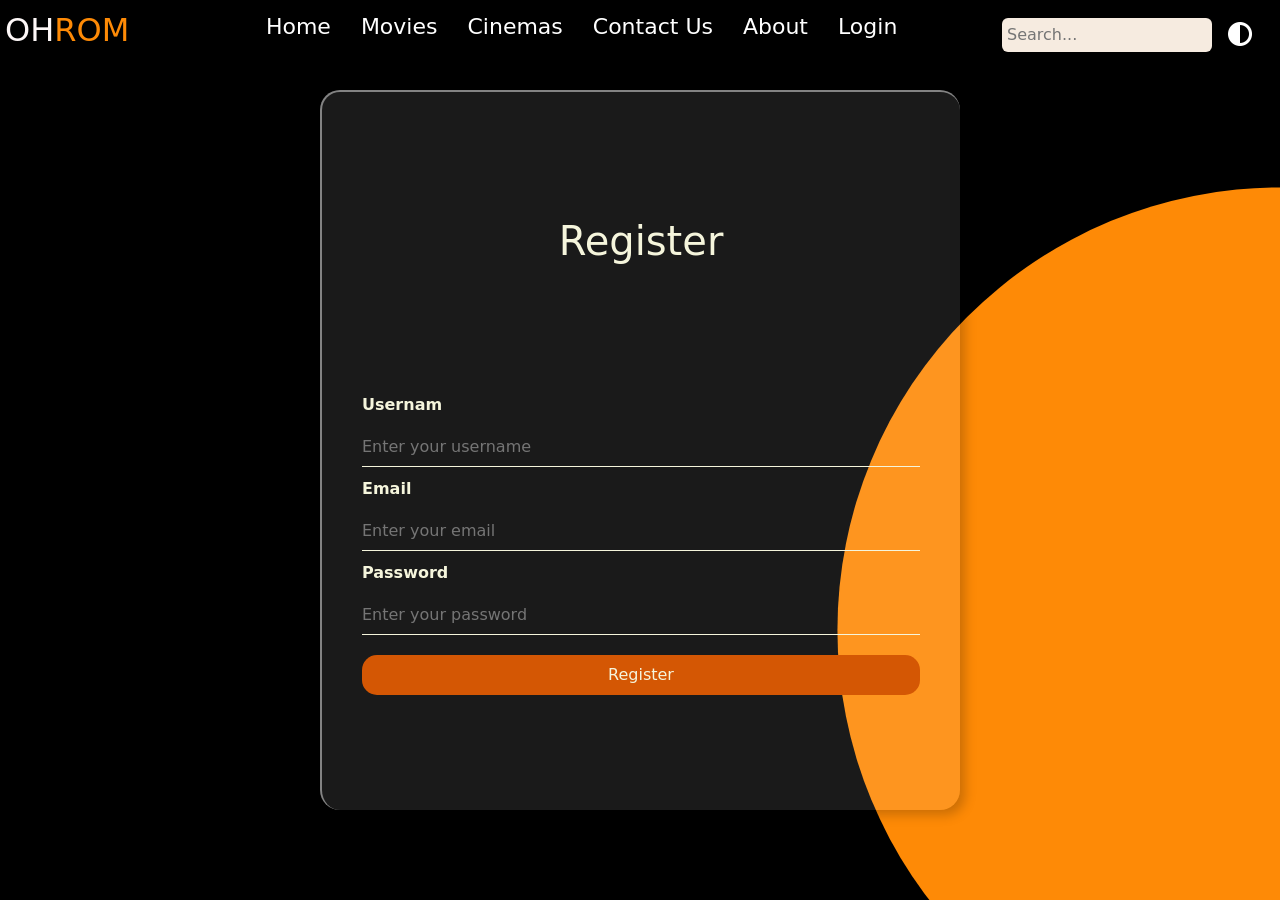
<file: register.html>
<!DOCTYPE html>
<html lang="en">
<head>
    <meta charset="UTF-8">
    <meta name="viewport" content="width=device-width, initial-scale=1.0">
    <title>Register </title>
    <link href="https://cdn.jsdelivr.net/npm/bootstrap@5.2.3/dist/css/bootstrap.min.css" rel="stylesheet">
    <link rel="stylesheet" href="tv.css">
    <style>
      body {
    background-color:rgb(0, 0, 0) ;
    height: 100vh;
    width: 100%;
    display: flex;
    justify-content: center;
    align-items: center;
 }
 body::after {
    content: '';
    width: 100%;
    height: 100%;
    position: absolute;
    background: #fe8a06;
    clip-path: circle(40% at right 70%);
    z-index: -1;

 }
 .glass_login {
    width: 50%;
    height: 80%;
    background: rgba(255,255,255,0.1);
    border-radius: 20px;
    box-shadow: 5px 5px 12px #00000035;
    border-top: 2px solid #FFFFFF75;
    border-left: 2px solid #FFFFFF75;
    display: flex;
    justify-content: center;
    align-items: center;
    padding: 40px;
 }
 h1 , p , a{
    color: beige;
 }
 h1 {
    padding: 20px;
    text-align: center;
 }
 .glass_login input {
    width: 100%;
    margin: 10px 0;
 }
 .glass_login label {
    color: beige;
    font-weight: bold;
 }
 
 .glass_login .text,
 .glass_login .password,
 .glass_login .email {
    background: transparent;
    border: none;
    outline: none;
    height : 40px;
    border-bottom: 1px solid #f5f5dc;
    color :beige;
 }
 @media (max-width:993px) {
 .glass_login {
   width: 80%;
 }
}
    </style>
    <link rel="stylesheet"
    href="https://cdnjs.cloudflare.com/ajax/libs/font-awesome/6.6.0/css/all.min.css" 
    integrity="sha512-Kc323vGBEqzTmouAECnVceyQqyqdsSiqLQISBL29aUW4U/M7pSPA/gEUZQqv1cwx4OnYxTxve5UMg5GT6L4JJg==" 
    crossorigin="anonymous"
    referrerpolicy="no-referrer" />
</head>
<body>
  <!-- Navbar -->
  <nav style="width: 100%;" id="navbar" class="navbar">
   <div style="margin-left: -15px;" class="logo">
      <h2>OH<span>ROM</pan></h2>
   </div>
   <ul class="nav-links" id="nav-links">
       <li><a href="./index.html">Home</a></li>
       <li><a href="./movies.html">Movies</a></li>
       <li><a href="./cinemas.html">Cinemas</a></li>
       <li><a href="./contact_us.html">Contact Us</a></li>
       <li><a href="./about_us.html">About </a></li>
       <li><a href="./login.html">Login</a></li>
   </ul>
   <div class="actions">
       <input type="text" id="search" placeholder="Search...">
       <button id="theme-toggle3"><i class="fa-solid fa-circle-half-stroke"></i></button>
   </div>
   <div class="menu-icon" id="menu-icon">&#9776;</div>
</nav>
<script src="tv.js"></script>
<!--end navbar-->
    <div class="glass_login">
         <div class="login_container">
            <h1 class="login">Register</h1>
            <form >
                <label>Usernam</label>
                <input type="text" placeholder="Enter your username" class="text">
                <label>Email</label>
                <input type="email" placeholder="Enter your email" class="email">
                <label>Password</label>
                <input type="password" placeholder="Enter your password" class="password">
                <input type="submit" value="Register" class="submit">
            </form>
        </div> 
    </div>
</body>
</html>
</file>
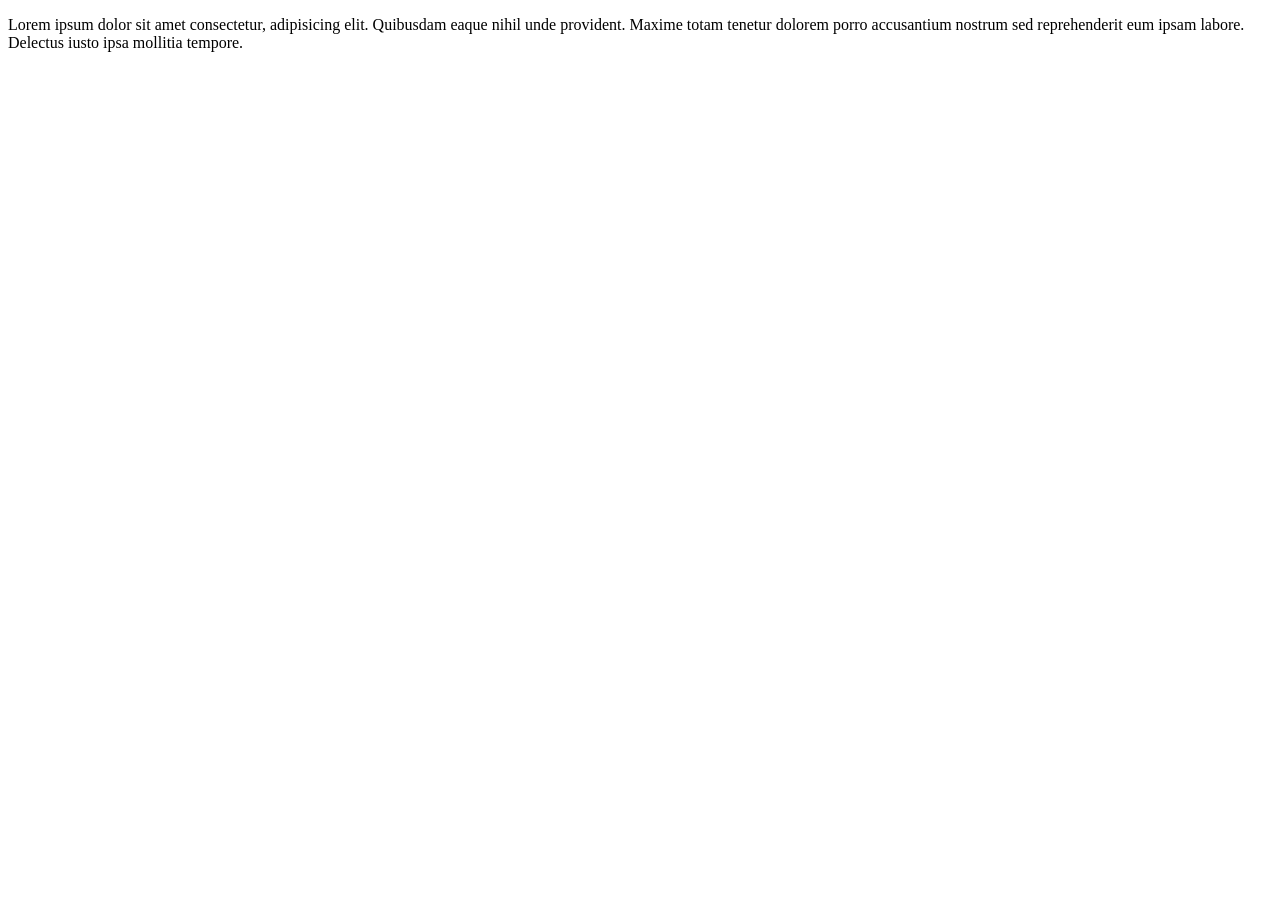
<file: test.html>
<!DOCTYPE html>
<html lang="en">
<head>
    <meta charset="UTF-8">
    <meta name="viewport" content="width=device-width, initial-scale=1.0">
    <title>Document</title>
</head>
<body>
  <p>Lorem ipsum dolor sit amet consectetur, adipisicing elit. Quibusdam eaque nihil unde provident. Maxime totam tenetur dolorem porro accusantium nostrum sed reprehenderit eum ipsam labore. Delectus iusto ipsa mollitia tempore.</p>  

</body>
</html>
</file>
<file: tv.css>
/* General Reset */
* {
margin: 0;
padding: 0;
box-sizing: border-box;
}
body{
background: #000000;
}
/* Navbar Styling */
.navbar {
   display: flex;
    justify-content: space-between; 
    align-items: center; 
    position: fixed; 
    z-index: 1000;
     top: 0; 
     width: 100%; 
     padding: 10px 20px;
      background: rgb(0, 0, 0); 
      transition: background 0.3s ease-in-out; 
      -webkit-transition: background 0.3s ease-in-out; 
      -moz-transition: background 0.3s ease-in-out; -ms-transition: background 0.3s ease-in-out;
       -o-transition: background 0.3s ease-in-out;
}
.navbar.scrolled {
position: sticky;
top: 0%;
left: 0;
z-index: 1000px;
}
.logo a {
color: white;
font-size: 24px;
font-weight: bold;
text-decoration: none;
}
.nav-links {
list-style: none;
display: flex;
}
.nav-links li {
margin: 0 15px;
}
.nav-links a {
color: white;
text-decoration: none;
font-size: 22px;
}
.nav-links a:hover{
color: #fe8a06;
}
.actions {
display: flex;
align-items: center;
}
.actions input {
     padding: 5px;
      margin-right: 10px;
       display: flex;
        background-color: #f6ebe0;
     border-radius: 6px; border: none;
}
.actions button {
background: none;
border: none;
color: white;
font-size: 24px;
cursor: pointer;
margin: 6px;
margin-right: 8px; 
}
.menu-icon {
display: none;
font-size: 30px;
color: #fe8a06;
cursor: pointer;
margin-right: 15px;
text-align: center;
}
/* end nav bar */
/* Content Styling */
.content {
padding-top: 80px;
}
.logo h2{
color: #fdf7f7;
}
.logo span{
color:#fe8a06;
}
.carousel-item{
background: #000000;
}   
/*start movies*/
.movies {
background-color: black;
}
.movies h1{
color: white;
margin: auto;
border-bottom: 2px solid white;
width: 180px;
text-align: center;
font-size: 38px;
margin-bottom: 50px;
}
.movies span{
color: #fe8a06;
}
.movies h1 i{
color: white;
 margin-left: 5px;
}
 .movies .carousel{
width: 80%;
/* text-align: center;
align-items: center; */
margin: auto;
/* padding: 30px; */
}
 .movies .main-title{
 color: white;
 margin: 40px auto;
 text-align: center;
}
.movies img{
width: 100%;
height: 97%;
}
.card .booking .price{
color: #fe8a06;
font-size: 30px;
}
 .card .booking{ 
     position: absolute;
      bottom: -100%;
       left: 0; 
       width: 100%; 
     backdrop-filter:blur(16px);
      background: #0000009c; transition: 0.5;
        display: none;
        text-align: center;
}
.card:hover .booking{
display: inline;
bottom: 0;
}
.booking p{
color: white;
font-weight: bold;
}
.booking p span{
color:#fe8a06;
}
.card .btn{
width: 100%;
border: #fe8a06;
background-color:black;
color: #fe8a06;
cursor: pointer;
transition:0.3s ;
-webkit-transition:0.3s ;
-moz-transition:0.3s ;
-ms-transition:0.3s ;
-o-transition:0.3s ;
}
.card .btn:hover{
    color: black;
    background-color:#fe8a06;
}
/*scroll*/
#ben{
    width: 30px;
    height: 30px;
    border: none;
    background-color: #fe8a06;
    color:black ;
    border-radius: 50%;
    -webkit-border-radius: 50%;
    -moz-border-radius: 50%;
    -ms-border-radius: 50%;
    -o-border-radius: 50%;
    position: fixed;
    cursor: pointer;
    bottom: 10px;
    right: 10px;
    display: none;
}
/*end movies*/
.comming-soon{
    padding: 20px;
    text-align: center;
}
.comming-soon h2{
    color: #f9fafa;
    text-align:left;
    margin: 20px;
}
.comming-soon h2 i{
  color: #fe8a06;
}
.cards{
 display: grid;
 grid-template-columns: repeat(auto-fit,minmax(250px,1fr));
 gap: 20px;
 padding: 20px;
 background-color: #000000;
}
.cards .card{
    text-align: center;
    background-color: #060707;
    border-radius: 10px;
    padding: 10px;
    transition: transform .3s ease;
    -webkit-border-radius: 10px;
    -moz-border-radius: 10px;
    -ms-border-radius: 10px;
    -o-border-radius: 10px;
}
.cards .card video{ width: auto; height: 100%; border-radius: 10px; -webkit-border-radius: 10px; -moz-border-radius: 10px; -ms-border-radius: 10px; -o-border-radius: 10px;
}
.cards .card video:hover{
 transform: scale(1.05);
 -webkit-transform: scale(1.05);
 -moz-transform: scale(1.05);
 -ms-transform: scale(1.05);
 -o-transform: scale(1.05);
}
.cards .card h3{
 color: #d45704;
 font-size: 1.1rem;
 margin-top: 10px;
}
/*start about us*/
.about{
    background-color: black;
    width: 100%;
    height: 100%;
    color: white;
    padding: 30px auto;
}
.about h1{
    color: white;
    margin: auto;
    border-bottom: 2px solid white;
    width: 180px;
    text-align: center;
}
.about h1 span{
    color:#fe8a06 ;
}
.about img{
    width: 100%;
    height: 90%;
}
.about .content{
    padding:15px ;
    width: 100%;
    height: 100%;
    text-align: center;
}
.about h2{
    font-size: 20px;
}
.about p{
    font-size: 18px;
    color: #ece8e5;
}
/* .about button{
    margin-left:2px ;
    background-color: black;
    color: white;
    border: 2px solid #fe8a06;
    transition: 0.5;
    background-color:#fe8a06 ;
    border-radius: 5px;
    -webkit-border-radius:;
    -moz-border-radius:;
    -ms-border-radius:;
    -o-border-radius:;
    -webkit-transition:;
    -moz-transition:;
    -ms-transition:;
    -o-transition:;
}
.about button:hover{
    color: white;
    background-color: black;
} */
/* .about .social{
 margin: 20px;  
} */

 .social i{
    margin: 5px;
    padding: 10px;
    border-radius: 50%;
   
    border: 2px solid ;
}
 .social i:hover{
    background-color:  #b8b7b620;
}
/*end about us*/
/*start login*/
.glass_login {
    width: 50%;
    height: 80%;
    background: rgba(255,255,255,0.1);
    border-radius: 20px;
    box-shadow: 5px 5px 12px #00000035;
    border-top: 2px solid #FFFFFF75;
    border-left: 2px solid #FFFFFF75;
    display: flex;
    justify-content: center;
    align-items: center;
    padding: 10px;
 }
 .glass_login h1 , p , a{
    color: beige;
 } 
.glass_login h1 {
    padding: 20px;
    text-align: center;
 }
 .glass_login input {
    width: 100%;
    margin: 10px 0;
 }
 .glass_login label {
    color: beige;
    font-weight: bold;
 }
 .glass_login .text{
    background: transparent;
    border: none;
    outline: none;
    height : 40px;
    border-bottom: 1px solid beige;
    color :beige;
 }
 .glass_login .password {
     background: transparent;
    border: none;
    outline: none;
    height : 40px;
    border-bottom: 1px solid beige;
    color :beige;

 }
 .glass_login .submit {
    border: none;
    outline: none;
    color :beige;
    height : 40px;
    background: #d45704;
    border-radius: 15px;
    transition: 0.9s ease;
 }
 .glass_login .submit:hover {
    transform: scale(1.07);
    background: #fe8a06;
 }
 .glass_login p a:hover{
   color: #d45704 ;
 }

/*end login*/
/*see more*/
.see{
    text-align: center;
    margin: auto;
    padding: 30px 0;
}
.see-more{
    text-decoration: none;
    color: #fe8a06;
    font-size: 24px;
}
.see-more:hover{
    color: #d45704;
}
.actors{
    margin: auto;
    padding: 0 20px;
    text-align: center;
    gap: 5px;
}
.actors img{
    align-items: center;
    justify-content: center;
    padding: 10px;
    border-radius: 50%;
    border: 2px solid transparent;
    height: 130px;
    width: 130px;
    transition: transform .3s ease,border-color .3 ease;
    -webkit-transition: transform .3s ease,border-color .3 ease;
    -moz-transition: transform .3s ease,border-color .3 ease;
    -ms-transition: transform .3s ease,border-color .3 ease;
    -o-transition: transform .3s ease,border-color .3 ease;
    -webkit-border-radius: 50%;
    -moz-border-radius: 50%;
    -ms-border-radius: 50%;
    -o-border-radius: 50%;
}
.actors img:hover{
    transform: scale(1.07);
    border-color: #d45704;
    -webkit-transform: scale(1.07);
    -moz-transform: scale(1.07);
    -ms-transform: scale(1.07);
    -o-transform: scale(1.07);
}
footer{
    background: #050505;
}
footer h2{
 margin: 10px 50px;   
 color: #f6ebe0;
}
footer h2 span{
 color: #d45704;
}
footer .all-links{
    display: flex;
    padding: 10px;
    margin: 30px;
}
footer .all-links .links {
    margin: 10px ;
    margin-left: 50px ;
    padding: 5px;
}
footer a {
 text-decoration: none;
 text-align: center;
 color: #f6ebe0;
}
footer b{
    color: #f6ebe0;
}
footer  a:hover {
color: #d45704;
}
/*start cinema*/
.container {
  margin: 0 10%;
  padding: 0 30px;
  margin-top: 10%;
  padding-top: 30px;
  display: flex;
  gap: 40px;
}
.container .card {
  border-radius: 8px;
  overflow: hidden;  
  text-align: center;
}
.container .card .apper_face {
  position: relative;
  background-color: #060707; 
  display: flex;
  z-index: 1;
  padding: 20px;
  text-align: center;
  align-items: center;
  justify-content: center;
  border-top:  1px ;
  border-left:  1px ;
  border-right:  1px ;
  border-bottom: 0 ;
  border-style: solid;
  border-color: #d45704;
  /*transform: translateY(100px); */
}
.container .card .apper_face img {
  max-width: 100%; 
  margin-top: -70px;
  border: solid 1px #d45704;
}
/* .container .card:hover .apper_face {
 /* transform: translateY(0); 
} */
.container .card .apper_face .content i {
  max-width: 100px;
}
.container .card .heddin_face {
  position: relative;
  background-color: #060707; 
  color: #f6ebe0;
  border-top:  0px ;
  border-left:  1px ;
  border-right:  1px ;
  border-bottom: 1px;
  border-style: solid;
  border-color: #d45704;
  /* display: flex; */
  /* justify-content: center;
  align-items: center; */
  padding: 20px;
  /* box-sizing: border-box; */
  transform: translateY(-250px); 
}
.container .card .heddin_face p {
 color: white;
}
.container .card:hover .heddin_face {
  transform: translateY(0); 
  margin-top: -80px;
}
.heddin_face button {
  background-color: #d45704;
  border-radius: 5px;
  color: #fff;
  border :0;
  width:auto;
  height: 30px;
  padding: 5px;
  transition: transform .3s ease;
  margin:10px;
}
.heddin_face button:hover {
  transform: scale(1.08);
  background-color: #fb6d07;
}
.discount{
  text-align: center;
  font-size: 34px;
  margin: auto;
  color: #f6ebe0;
}
/* Contact Us */
/* *{
    margin: 0;
    padding: 0;
    box-sizing: border-box;
}
body{
    font-family: 'Montserrat', sans-serif;
    background-color: black;
    color: white;
} */
section{
    padding: 2px;
    overflow: hidden;
}
section .header{
    text-align: center;
    padding-bottom: 60px;
    background-color: #000;
    text-align: center;
}
.header h2{
    font-size: 32px;
    font-weight: 600;
    margin-bottom: 20px;
    padding-bottom: 20px;
    position: relative;
    color: #f1f1f1;
}
.header h2::after{
    content: "";
    position: absolute;
    left: 0;
    right: 0;
    bottom: 0;
    display: block;
    width: 160px;
    height: 3px;
    background:#fe8a06; 
    margin: auto;
}
.header p{
    margin-bottom: 0;
    color: #f1f1f1;
}
.container{
    max-width: 1300px;
    /* box-shadow: 0px 2px 25px rgb(0 0 0 / 10%); */
    border-radius: 10px;
    margin: auto;
    display: flex;
    transition: 0.4s all ease-in-out;
    /* -webkit-transition:;
    -moz-transition:;
    -ms-transition:;
    -o-transition:; */
}
.info_container{
    padding: 20px;
    max-width: 35%;
    width: 100%;
    background:rgb(0, 0, 0) ;
    border-radius: 10px 0 0 10px;
    color: #f1f1f1;
}
.info_container .info_item{
    padding: 20px;
    background: #0d0e0e;
    cursor: pointer;
    border-radius: 10px;
    margin-bottom: 20px;
    -webkit-border-radius: 10px;
    -moz-border-radius: 10px;
    -ms-border-radius: 10px;
    -o-border-radius: 10px;
    color: #ece8e5;
}
.info_container .info_item:last-child{
    margin: 0;
}
.info_item .icon{
    float: left;
    clear: left;
    margin-right: 15px;
    height: 75px;
}
.info_item .icon i{
    font-size: 20px;
    color: #000000;
    width: 44px;
    height: 44px;
    background-color: rgba(255, 255, 255, 0.2);
    display: flex;
    justify-content: center;
    align-items: center;
    border-radius: 50%;
    transition: all 0.3s ease-in-out;
    -webkit-transition: all 0.3s ease-in-out;
    -moz-transition: all 0.3s ease-in-out;
    -ms-transition: all 0.3s ease-in-out;
    -o-transition: all 0.3s ease-in-out;
    /*-webkit-border-radius:;
    -moz-border-radius: 50%;
    -ms-border-radius: 50%;
    -o-border-radius: 50%;
     */
    -webkit-border-radius: 50%;
}
.info_container .info_item:hover{
  border: 1px solid #d45704;
}
.info_item:hover i{
    background: #d45704;
}
.information h4{
    font-size: 20px;
    font-weight: 600;
    margin-bottom: 5px;
}
.information p{
    font-size: 15px;
    line-height: 1.7;
    color:#ece8e5;
}
.input_container{
    max-width: 65%;
    width: 100%;
    padding: 30px;
    background-color: #000000;
    /* border: 3px solid #f1f1f1; */
    justify-content: center;
    align-items: center;
}
form .row{
    width: 100%;
    display: flex;
    justify-content: space-between;
    align-items: center;
    gap: 30px;
}

form{
  padding-top: 100px;
}
form .form_control{
    border: 1px solid #000;
    outline: none;
    font-size: 14px;
    padding: 12px 15px;
    color: #f1f1f1;
    width: 100%;
    margin-bottom: 25px;
    transition: 0.3s;
    line-height: 1.5;
    background-color: #0d0e0e;
    border-radius: 5px;
    justify-content: center;
    align-items: center;
    -webkit-border-radius: 5px;
    -moz-border-radius: 5px;
    -ms-border-radius: 5px;
    -o-border-radius: 5px;
    -webkit-transition: 0.3s;
    -moz-transition: 0.3s;
    -ms-transition: 0.3s;
    -o-transition: 0.3s;
}
#bot{
    width: 28%;
    border: none;
    height: auto;
    padding: 1%;
    margin-bottom: 4%;
    margin-left: -3%;
    background-color: #d45704;
    border-radius: 5px solid;
    -webkit-border-radius: 5px solid;
    -moz-border-radius: 5px solid;
    -ms-border-radius: 5px solid;
    -o-border-radius: 5px solid;
}
.form_control:focus{
    border: 1px solid #d45704 ;
    background: #1a1a1a;
}
textarea{
    resize: none;
    font-family: sans-serif;
}
.btn{
    width: 100%;
    text-align: center;
}
.btn button{
    background: #d45704;
    border: 0;
    padding: 16px 45px;
    /* color: #f1f1f1; */
    border-radius: 50px;
    cursor: pointer;
    font-size: 18px;
    font-weight: 400;
    /* transition: 0.4s; */
    background-color: #d45704;
    color: #fff;
    border :0;
    padding: 13px;
    transition: transform .3s ease;
    margin: 20px;
}
.btn button:hover{
    transform: scale(1.08);
    background-color: #fb6d07;
}
 
/*end cinema*/
/* Read this note before write any thing ====>>>>>>> */
/* important note : please write your css code before this part i want this part in the end of the code*/
/* Dark Mode */
body .dark-mode {
    background-color: #fefdfd;
   }
   body.dark-mode .navbar {
    background-color: #cac8c6;
   }
   body.dark-mode .nav-links {
     background-color: #cac8c6d7;
   }
   body.dark-mode .navbar .logo h2 {
   color: #000000;
   }
   body.dark-mode .nav-links a {
    color: #060707;
   }
   body.dark-mode .nav-links a:hover{
    color: #fe8a06;
   }
   body.dark-mode .actions input {
    background-color: #ffffff;
    border: 1px solid #060707;
    color: #050505;
   }
   body.dark-mode .carousel-item{
    background: #f6ebe0;
   }
   body.dark-mode .actions i{
   color: #000000;
   }
   body.dark-mode .container .card .heddin_face p {
    color: #000;
   }
   body.dark-mode .movies{
    background:  #faf9f8;
    color: #000000;
   }
   body.dark-mode h2{
    color: #000000;
   }
    body.dark-mode h1{
    color: #000000;
    /* border-bottom: 2px solid  black; */
   }
   body.dark-mode .movies h1{
    border-bottom: #000 2px solid;
   }
   body.dark-mode .about h1{
    border-bottom: 2px solid rgb(3, 3, 3);
   }
   body.dark-mode .information p{
    color: #000;
   }
   body.dark-mode .container .card .apper_face {
     background: #cac8c6;
   }
   body.dark-mode .glass_login .text, .glass_login .password{
    border-bottom: 1px solid black;
    color: #000000;
   }
   
   body.dark-mode .glass_login label {
     color: #000;
   }
  body.dark-mode .container .card .heddin_face {
  background: #cac8c6;
  color: #000000;
}
   body.dark-mode h1 i{
    color: black;
   }
   body.dark-mode{
    background:  #faf9f8;
    color: #000000;
   }
   body.dark-mode .glass_login .password   {
  color: black;
  border-bottom: 1px solid black;
 }
 body.dark-mode .glass_login .email  {
    color: black;
    border-bottom: 1px solid black;
}
   body.dark-mode .aaa{
    color: #000000;
   }
   body.dark-mode .aaa:hover{
    color: #d45704;
   }
   body.dark-mode .actors{
    background: #f9fafa;
   }
   body.dark-mode .about{
   background: #f9fafa;
   color: #000000;
   }
   body.dark-mode .about p{
    color: #000;
   }
  
   body.dark-mode .glass_login h1 , p , a{
     color: #000;
 }
   body.dark-mode .main-title{
    color: #000;
   }
   body.dark-mode .comming-soon h2{
      color: #000000;
   }
   body.dark-mode .comming-soon {
    background: #f9fafa;
  }
   body.dark-mode .comming-soon .cards {
     background: #f9fafa;
   }
   body.dark-mode .comming-soon .cards .card {
    background: #cac8c6;
   }
   body.dark-mode .social{
     background: #f9fafa;
   }
  body.dark-mode .social i:hover{
    background-color:  #05050520;
   }
   body.dark-mode footer{
   background: #cac8c6;
   color: #000000;
   }
   body.dark-mode footer a{
    color: #000000;
   }
   body.dark-mode footer a:hover{
     color: #d45704;
   }
 body.dark-mode .container {
    color: #000000;
}
body.dark-mode form .input_container{
background: #fdf7f7;
}
 body.dark-mode form .form_control{
   background: #cac8c6;
   color: #000;
}
body.dark-mode .info_container .info_item{
 background: #cac8c6;
 color: #000000;
}
body.dark-mode .info_container{
background: #fdf7f7;
}
body.dark-mode .form_control:focus{
 border: 2px #d45704 solid;
 background: #ece8e5;
}
body.dark-mode .glass_login p 
{
    color: #000;
}
body.dark-mode .glass_login  a{
    color: #000;
}
body.dark-mode .glass_login  a:hover{
 color: #d45704;
}
body.dark-mode section .header{
background: #fdf7f7;
}
body.dark-mode .header p{
color: #000;
}
body.dark-mode .input_container{
background: #fdf7f7;
}
   .aaa{
    color: #fdf7f7;
    text-decoration: none;
   }
   .aaa:hover{
    color: #fb6d07;
   }
   body.dark-mode footer b{
   color: #000000;
   }
   /* Responsive Design */
   @media (max-width: 1100px) {
    .nav-links {
    display: none;
    flex-direction: column;
    position: absolute;
    top: 50px;
    right: 0;
    background-color: rgba(5, 5, 5, 0.855);
    width: 100%;
    margin-top: 15px;
    }
    .nav-links.show {
        display: flex;
    }
.glass_login {
width: 90%;
}
    .menu-icon {
        display: block;
    }
    body.dark-mode .nav-links a {
     color: #000000;
    }
    .actions input {
        display: block;
    }
    footer .all-links{
      /* display: block; */
      text-align: center;
      }
      footer .all-links{
        display: block;
        text-align: center;
      }
}
@media (max-width: 993px) {
  .container {
    display: block;
   }
   .container .card:hover .heddin_face {
     margin-bottom: 40px;
   }
}
@media screen and (max-width: 1400px) {
    .container{
        max-width: 1100px;
    }
    .information p{
        font-size: 13px;
    }
}
@media screen and (max-width: 1200px){
    .container{
        max-width: 900px;
    }
}
@media screen and (max-width: 991px){
    .container{
        max-width: 768px;
        flex-direction: column;
    }
    .info_container, .input_container{
        max-width: 100%;
    }
    .info_container{
        border-radius: 10px 10px 0 0;
    }
    .input_container{
        padding-top: 50px;
    }
}
@media screen and (max-width: 768px){
    selection{
        padding: 50px 5px;
    }
    .container{
        max-width: 550px;
    }
    form .row{
        flex-direction: column;
        gap: 0;
    }
}
</file>
